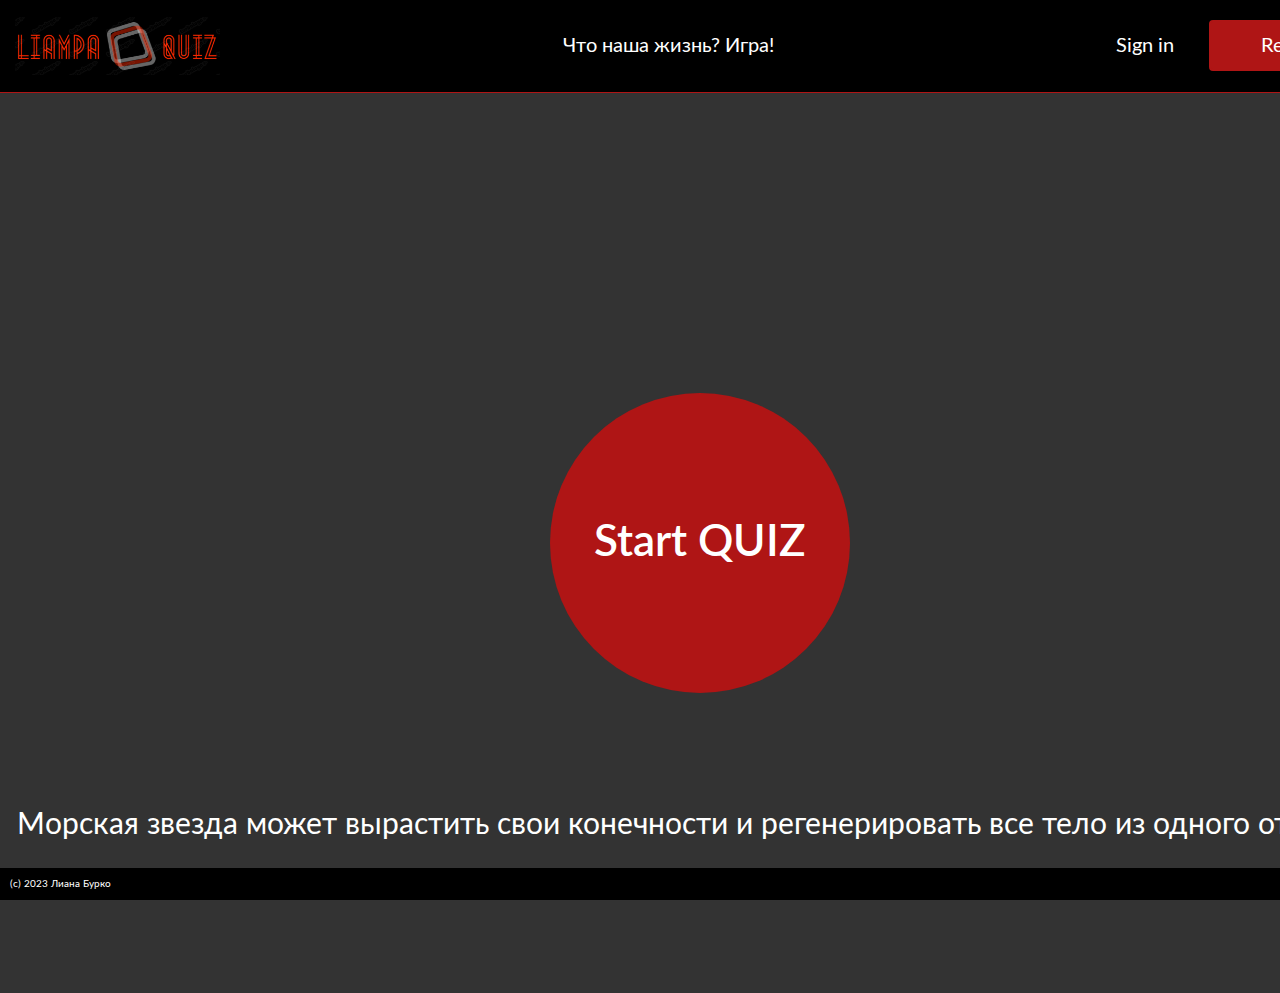
<file: QUIZ_WEB_APP/index.html>
<!DOCTYPE html>
<html lang="en">
<head>
    <meta charset="UTF-8">
    <meta http-equiv="X-UA-Compatible" content="IE=edge">
    <meta name="viewport" content="width=device-width, initial-scale=1.0">
    <title>Liampa QUIZ project</title>
    <!-- Resets -->
    <link rel="stylesheet" href="./css/reset.css">
    <link rel="stylesheet" href="./css/base.css">
    <!-- Fonts -->
    <link rel="stylesheet" href="./css/fonts/Georgia/stylesheet.css">
    <link rel="stylesheet" href="./css/fonts/Lato/stylesheet.css">
    <!-- Blocks -->
    <link rel="stylesheet" href="./css/blocks/header.css">
    <!-- ????? -->
    <link rel="icon" href="./img/im1.png" type="image/png" sizes="32x32">
    
</head>

<body>
    <header class="header">
        <div class="container">
            <div class="header-row">
                <div class="header-logo" onclick="window.location.href='index.html'"><img src="./img/logo.png" alt="logo" style="max-width: 100%;"></div>  
                <div class="header-nav"> Что наша жизнь? Игра! </div>        
                <div class="header-login">
                    <a href="#">Sign in</a>
                    <a href="register.html" class="button">Register</a>
                </div>     
            </div>
        </div>
    </header>


    <div class="container">
        <div id="home" class="flex-center flex-column"></div>
        
        <div class="container-1">
            <a href="rules.html" class="centered-button">Start QUIZ</a>
        </div>

        <div class="container-2">
            <p class="fact-text">Морская звезда может вырастить свои конечности и регенерировать все тело из одного отростка</p>
        </div>
    </div>    
    <footer class="footer">
        <div class="container"></div>
        <h1> (с) 2023 Лиана Бурко</h1>
        </div>   
    
    </footer>
</body>

</html>
</file>
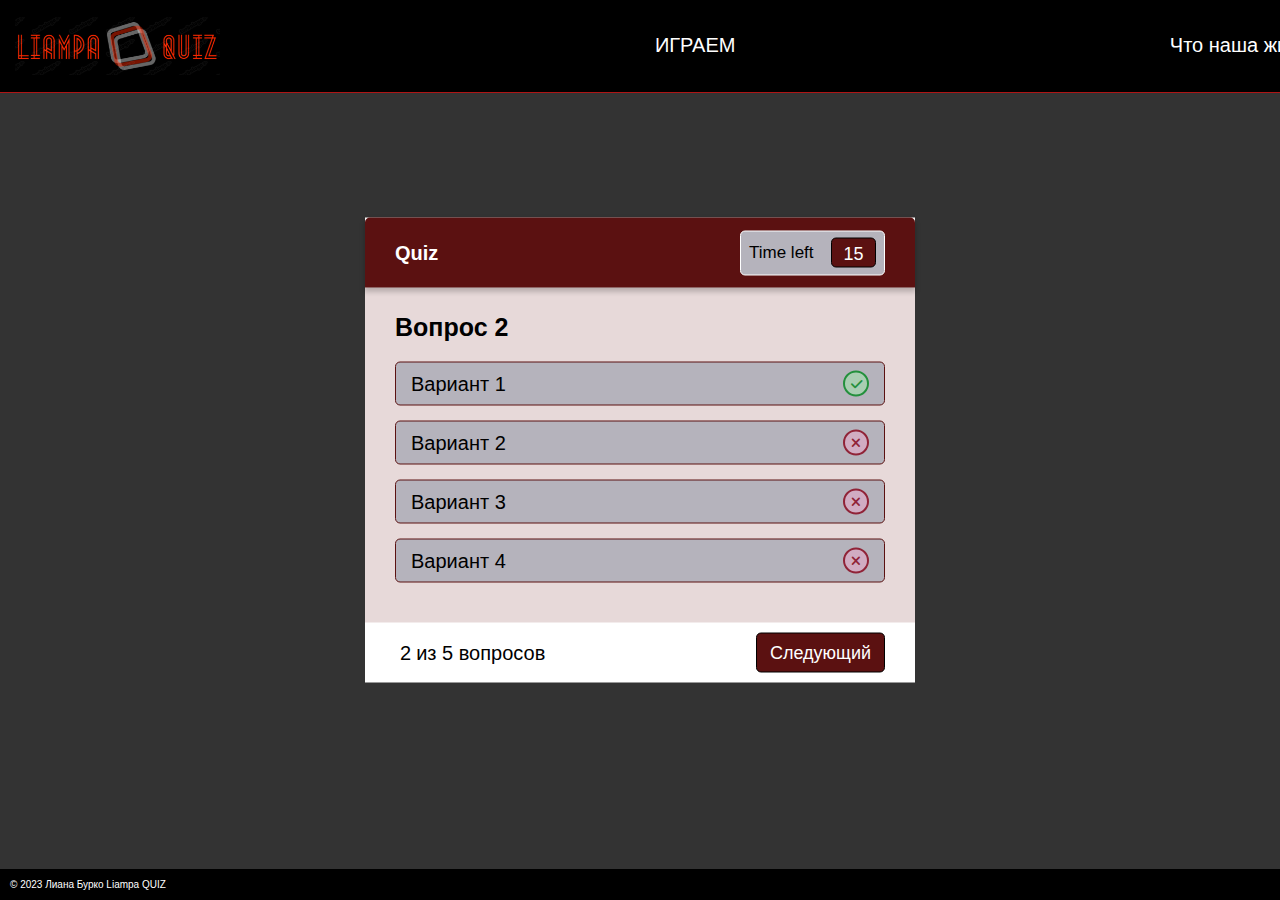
<file: QUIZ_WEB_APP/game_quiz.html>
<!DOCTYPE html>
<html lang="en">
<head>
    <meta charset="UTF-8">
    <meta http-equiv="X-UA-Compatible" content="IE=edge">
    <meta name="viewport" content="width=device-width, initial-scale=1.0">
    <title>Докажи, что не быдло</title>
    <!-- Resets -->
    <link rel="stylesheet" href="./css/reset.css">
    <link rel="stylesheet" href="./css/base.css">
    <!-- Blocks -->
    <link rel="stylesheet" href="./css/blocks/header.css">
    <link rel="stylesheet" href="./css/blocks/game_quiz.css">
    <link rel="stylesheet" href="https://cdnjs.cloudflare.com/ajax/libs/font-awesome/6.1.1/css/all.min.css" />
</head>
<body>
    <header class="header">
        <div class="container">
            <div class="header-row">
                <div class="header-logo" onclick="window.location.href='index.html'"><img src="./img/logo.png" alt="logo" style="max-width: 100%;"></div>  
                <div class="header-nav"> ИГРАЕМ </div>     
                <div class="header-nav"> Что наша жизнь? Игра! </div>        
            </div>
        </div>
    </header>
    <div class="quiz_box">
        <header>
            <div class="title"> Quiz </div>
            <div class="timer">    
                <div class="timer_text"> Time left </div>
                <div class="timer_sec"> 15 </div>
            </div>
        </header>
        <section>
            <div class="que_text">
                <span> Вопрос 2 </span>
            </div>
            <div class="option_list">
                <div class="option">
                    <span>Вариант 1</span>
                    <div class="icon tick"><i class="fas fa-check"></i></div>
                </div>
                <div class="option">
                    <span>Вариант 2</span>
                    <div class="icon cross"><i class="fas fa-times"></i></div>
                </div>
                <div class="option">
                    <span>Вариант 3</span>
                    <div class="icon cross"><i class="fas fa-times"></i></div>
                </div>
                <div class="option">
                    <span>Вариант 4</span>
                    <div class="icon cross"><i class="fas fa-times"></i></div>
                </div>
            </div>
        </section>
        <footer>
            <div class="total_que">
                <span> <p>2</p> из 5 вопросов </span>
            </div>
            <button class="next_btn"> Следующий </button>
        </footer>
    </div>
    <footer class="footer">
        <div class="container"></div>
        <h1> &copy; 2023 Лиана Бурко Liampa QUIZ  </h1>
        </div>   
    
    </footer>
</body>
</html>
</file>
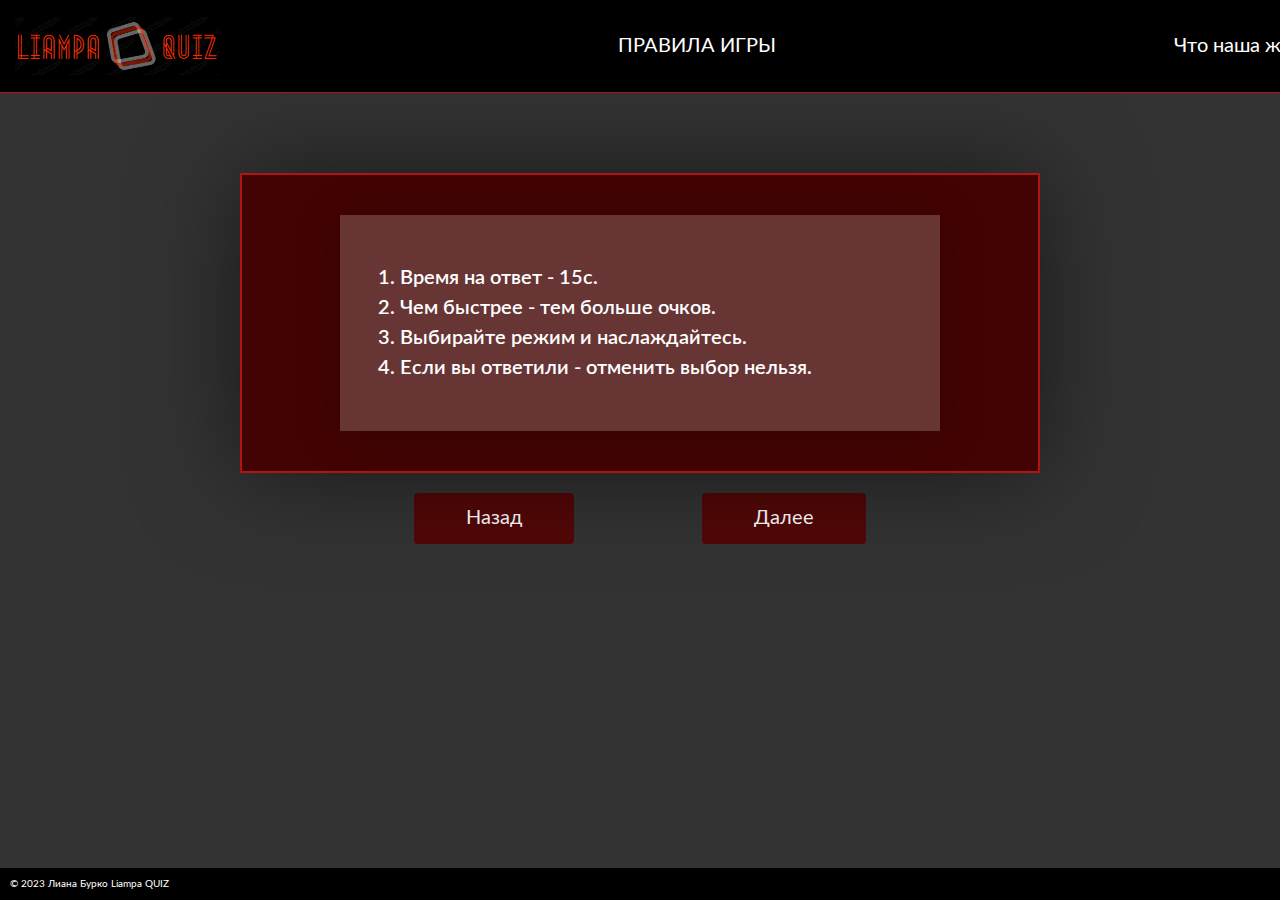
<file: QUIZ_WEB_APP/rules.html>
<!DOCTYPE html>
<html lang="en">
<head>
    <meta charset="UTF-8">
    <meta http-equiv="X-UA-Compatible" content="IE=edge">
    <meta name="viewport" content="width=device-width, initial-scale=1.0">
    <title>Liampa QUIZ project</title>
    <!-- Resets -->
    <link rel="stylesheet" href="./css/reset.css">
    <link rel="stylesheet" href="./css/base.css">
    <!-- Fonts -->
    <link rel="stylesheet" href="./css/fonts/Georgia/stylesheet.css">
    <link rel="stylesheet" href="./css/fonts/Lato/stylesheet.css">
    <!-- Blocks -->
    <link rel="stylesheet" href="./css/blocks/header.css">
    <link rel="stylesheet" href="./css/blocks/rules.css">
    <!-- ????? -->
    <link rel="icon" href="./img/im1.png" type="image/png" sizes="32x32">
    
</head>

<body>
    <header class="header">
        <div class="container">
            <div class="header-row">
                <div class="header-logo" onclick="window.location.href='index.html'"><img src="./img/logo.png" alt="logo" style="max-width: 100%;"></div>  
                <div class="header-nav"> ПРАВИЛА ИГРЫ </div>     
                <div class="header-nav"> Что наша жизнь? Игра! </div>        
            </div>
        </div>
    </header>
    <article class="container-1">
        <div class="block">
            <ol>
				<li> Время на ответ - 15с. </li>
				<li> Чем быстрее - тем больше очков. </li>
				<li> Выбирайте режим и наслаждайтесь. </li>
				<li> Если вы ответили - отменить выбор нельзя. </li>
			</ol>
        </div>
    </article>
    <div class="button-container">
        <button class="button" onclick="window.location.href='index.html'"> Назад </button> 
        <button class="button" onclick="window.location.href='settings.html'"> Далее </button>
    </div>    
    <footer class="footer">
        <div class="container"></div>
        <h1> &copy; 2023 Лиана Бурко Liampa QUIZ </h1>
        </div>   
    
    </footer>
</body>

</html>
</file>
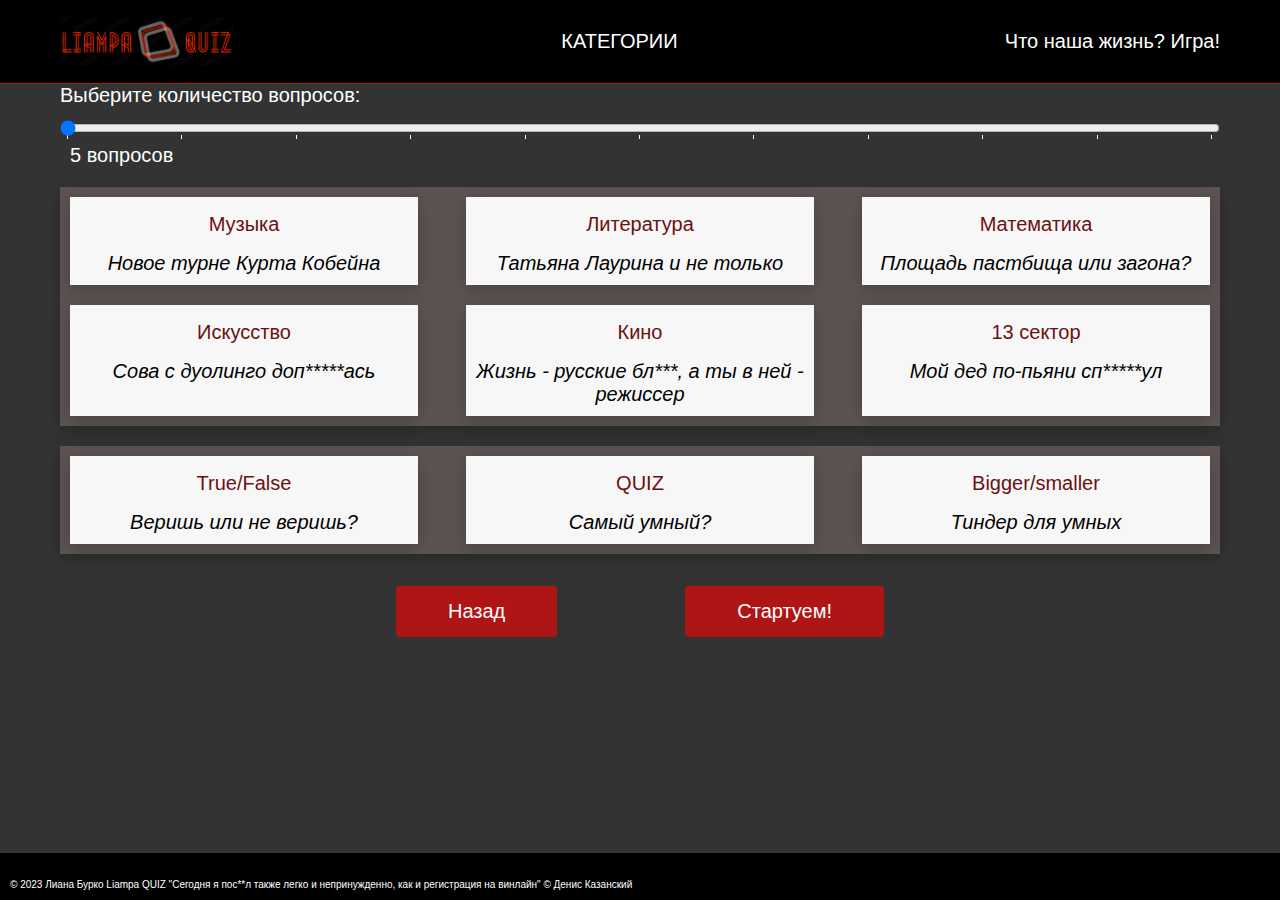
<file: QUIZ_WEB_APP/settings.html>
<!DOCTYPE html>
<html lang="en">
<head>
    <meta charset="UTF-8">
    <meta name="viewport" content="width=device-width, initial-scale=1.0">
    <title> Выбор категорий </title>
    <!-- Resets -->
    <link rel="stylesheet" href="./css/reset.css">

    <link rel="stylesheet" href="./css/blocks/settings.css">
    <link rel="stylesheet" href="./css/blocks/header.css">
</head>
<body>
    <header class="header">
        <div class="container">
            <div class="header-row">
                <div class="header-logo" onclick="window.location.href='index.html'"><img src="./img/logo.png" alt="logo" style="max-width: 100%;" ></div>  
                <div class="header-nav"> КАТЕГОРИИ </div>     
                <div class="header-nav"> Что наша жизнь? Игра! </div>        
            </div>
        </div>
    </header>
    <main>
        <div class="container">
            <div class="form-group">
                <label for="questions">Выберите количество вопросов:</label>
                <input type="range" name="questions" id="questions" min="5" max="15" list="question-list" value="5">
                <datalist id="question-list">
                    <option value="5">5 вопросов</option>
                    <option value="6">6 вопросов</option>
                    <option value="7">7 вопросов</option>
                    <option value="8">8 вопросов</option>
                    <option value="9">9 вопросов</option>
                    <option value="10">10 вопросов</option>
                    <option value="11">11 вопросов</option>
                    <option value="12">12 вопросов</option>
                    <option value="13">13 вопросов</option>
                    <option value="14">14 вопросов</option>
                    <option value="15">15 вопросов</option>
                </datalist>
                <span id="questions-value">5 вопросов</span>
            </div>
                <div class="categories">
                    <section class="category" onclick="changeColorCategory(this)">
                        <h2>Музыка</h2>
                        <p> Новое турне Курта Кобейна </p>
                    </section>
                    <section class="category" onclick="changeColorCategory(this)">
                        <h2>Литература</h2>
                        <p> Татьяна Лаурина и не только </p>
                    </section>
                    <section class="category" onclick="changeColorCategory(this)">
                        <h2>Математика</h2>
                        <p> Площадь пастбища или загона? </p>
                    </section>
                    <section class="category" onclick="changeColorCategory(this)">
                        <h2>Искусство</h2>
                        <p> Сова с дуолинго доп*****ась </p>
                    </section>
                    <section class="category" onclick="changeColorCategory(this)">
                        <h2>Кино</h2>
                        <p> Жизнь - русские бл***, а ты в ней - режиссер </p>
                    </section>
                    <section class="category" onclick="changeColorCategory(this)">
                        <h2>13 сектор</h2>
                        <p> Мой дед по-пьяни сп*****ул</p>
                    </section>
                </div>  
                <div class="modes">
                    <section class="mode" onclick="changeColorMode(this)">
                        <h2>True/False</h2>
                        <p> Веришь или не веришь? </p>
                    </section>
                    <section class="mode" onclick="changeColorMode(this)">
                        <h2> QUIZ </h2>
                        <p> Самый умный? </p>
                    </section>
                    <section class="mode" onclick="changeColorMode(this)">
                        <h2> Bigger/smaller </h2>
                        <p> Тиндер для умных </p>
                    </section>
                </div>
                <div class="button-container">
                    <button class="button" onclick="window.location.href='rules.html'"> Назад </button> 
                    <button class="button" onclick="window.location.href='game_quiz.html'"> Стартуем! </button>
                </div>    
        </div>
    </main>
    <footer class="footer">
        <div class="container"></div>
        <h1> &copy; 2023 Лиана Бурко Liampa QUIZ  "Сегодня я пос**л также легко и непринужденно, как и регистрация на винлайн" &copy; Денис Казанский</h1>
        </div>   
    
    </footer>
    <script src="settings_script.js"></script>
</body>
</html>
</file>
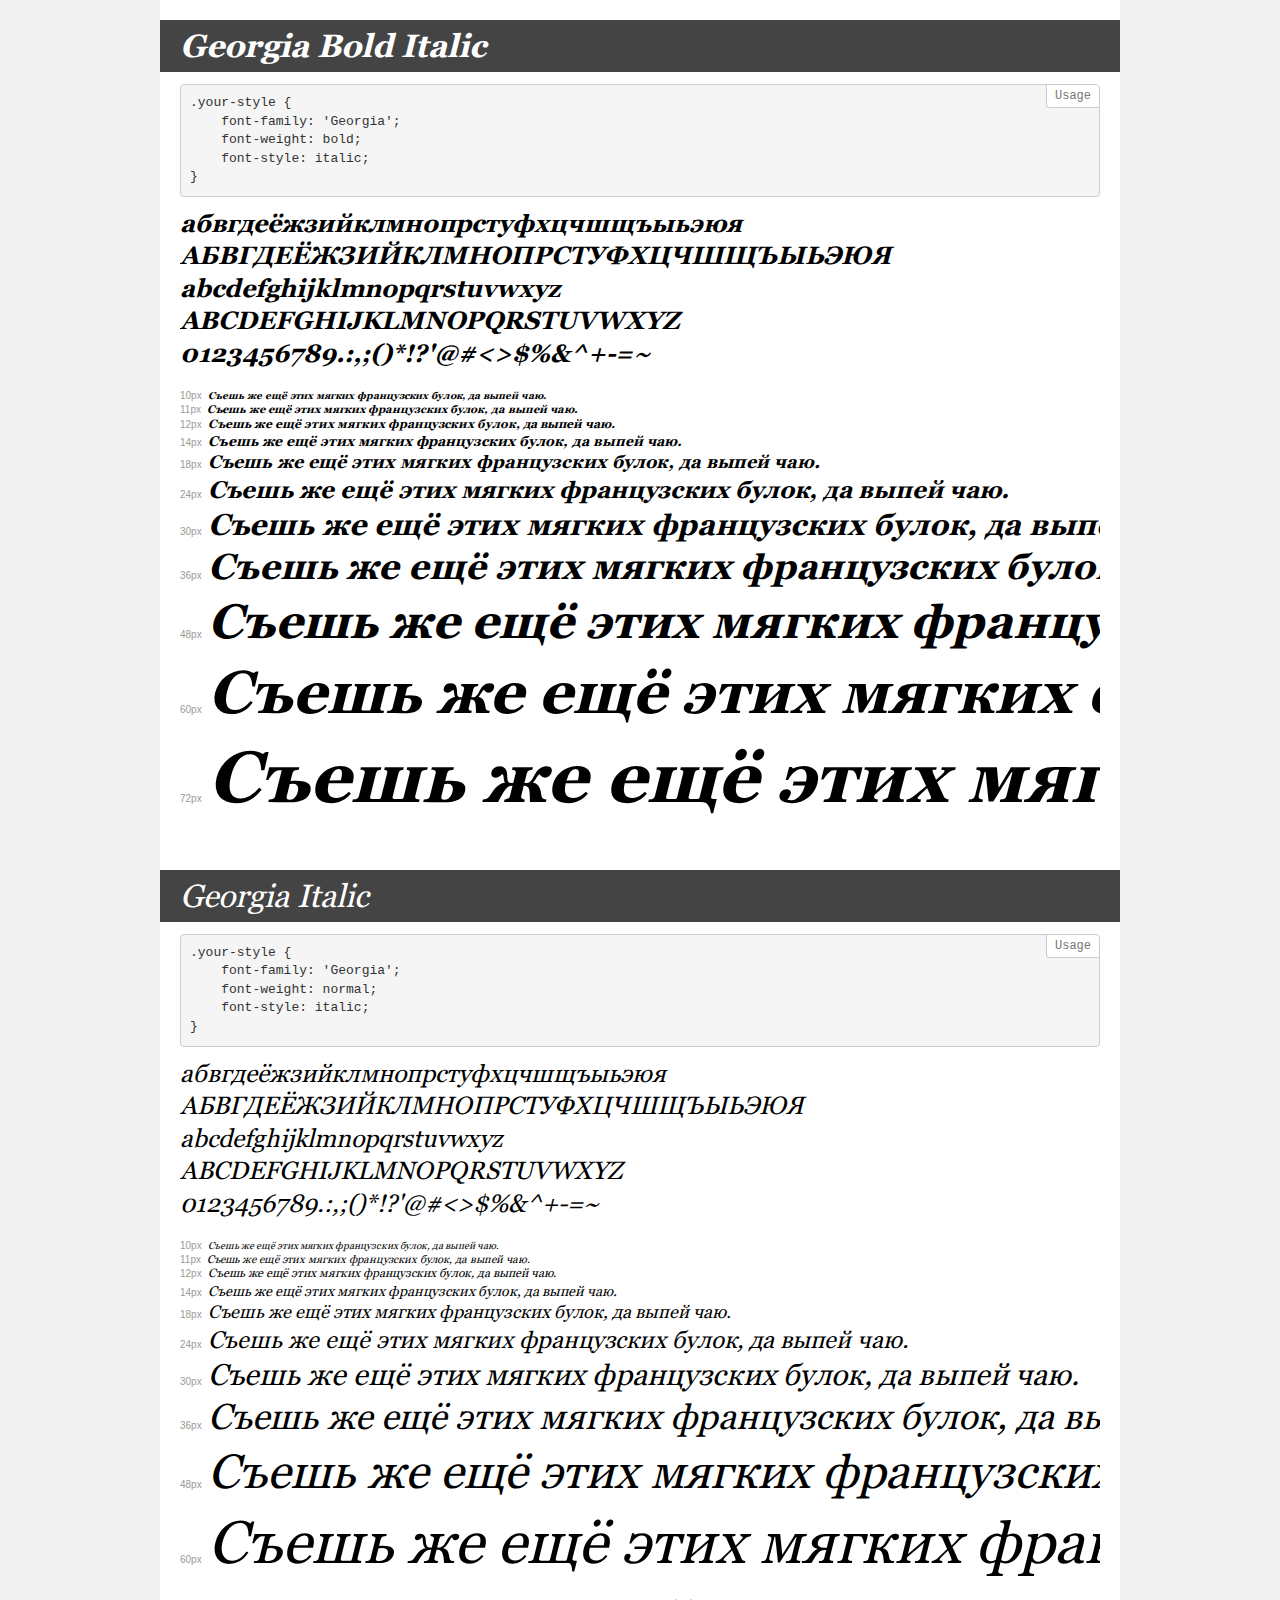
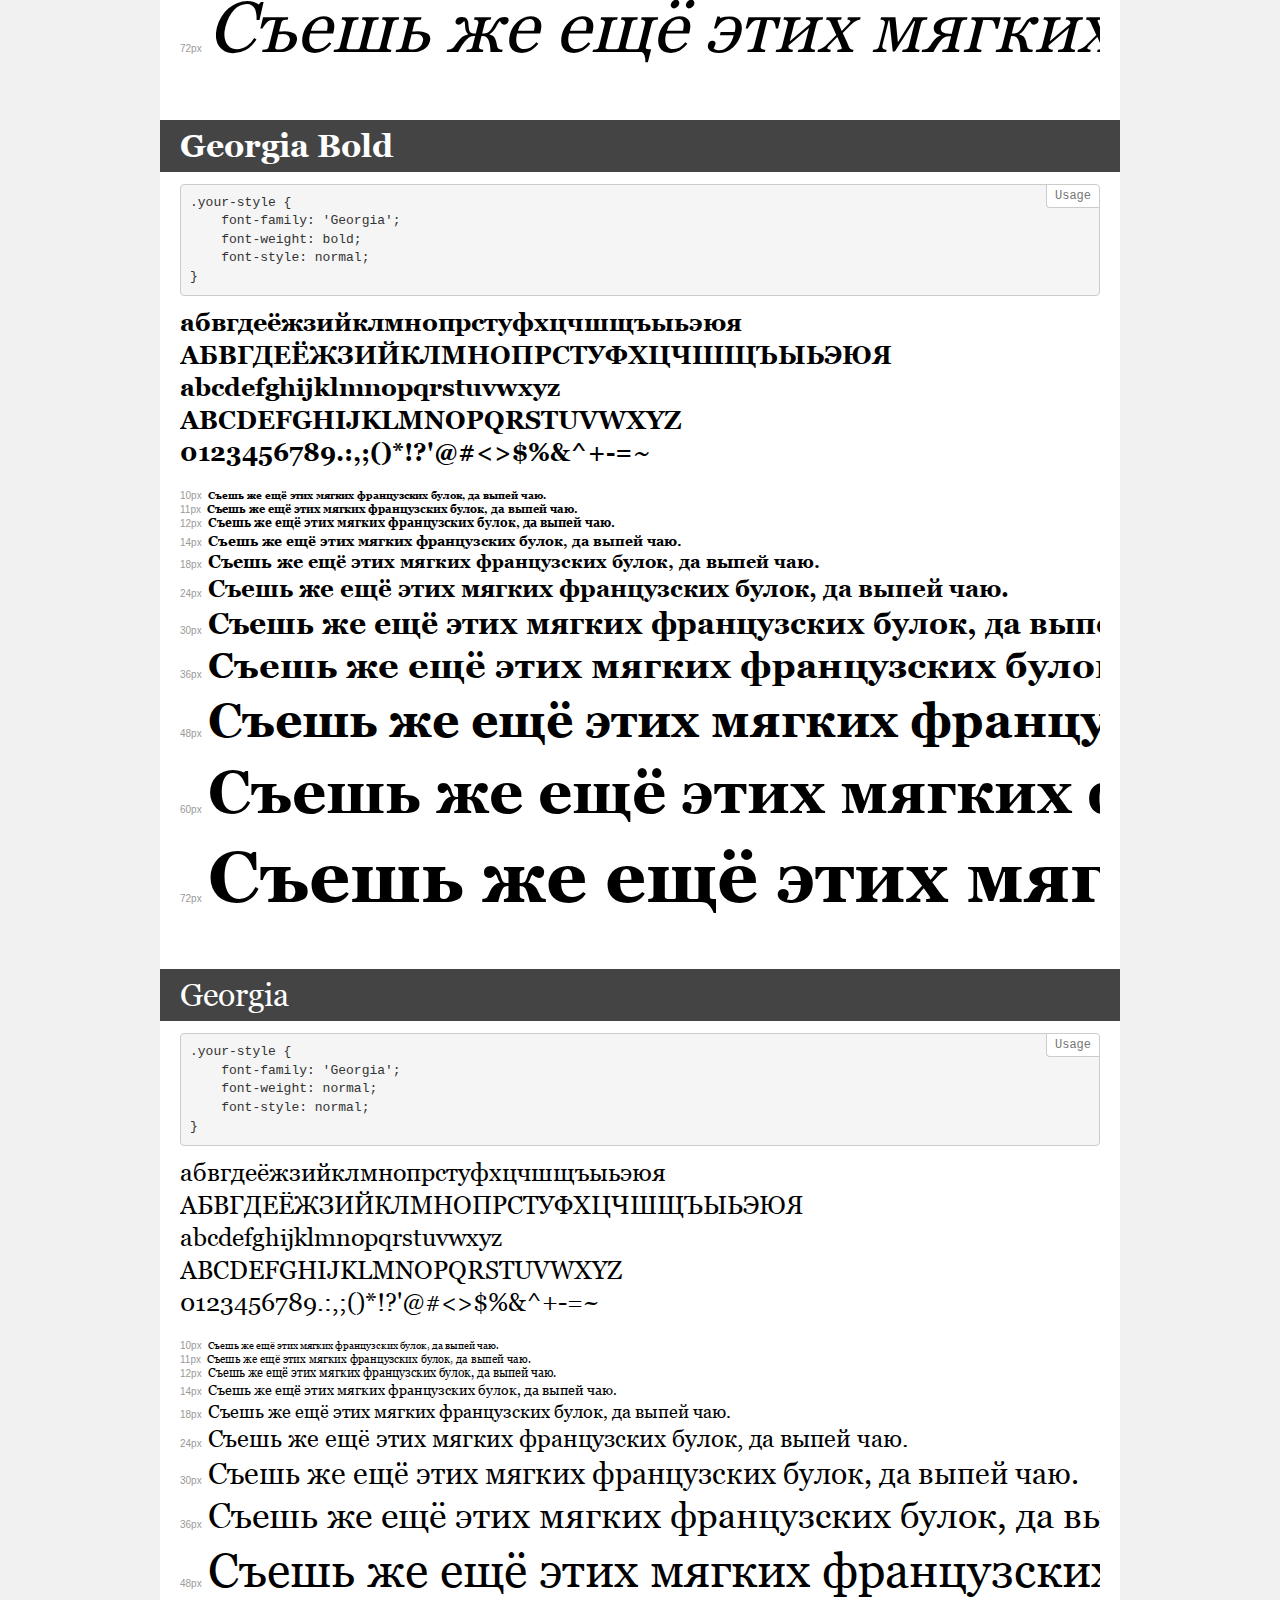
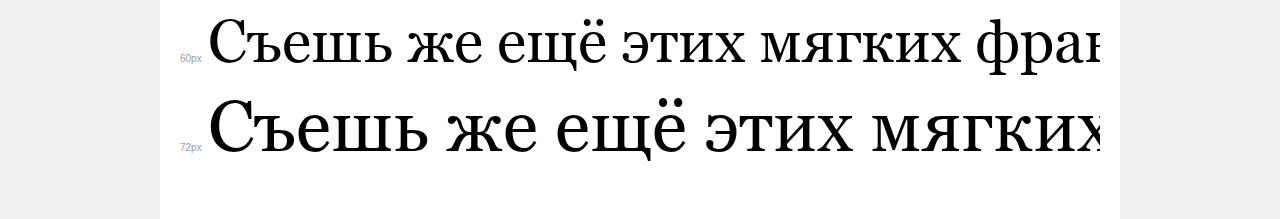
<file: QUIZ_WEB_APP/css/fonts/Georgia/demo.html>
<!DOCTYPE html>
<html>
<head>
	<meta charset="utf-8">
	<meta http-equiv="X-UA-Compatible" content="IE=edge">
	<meta name="viewport" content="width=device-width, initial-scale=1">
	<meta name="robots" content="noindex, noarchive">
	<title>Transfonter demo</title>
	<link href="stylesheet.css" rel="stylesheet">
	<style>
		/*
		http://meyerweb.com/eric/tools/css/reset/
		v2.0 | 20110126
		License: none (public domain)
		*/
		html, body, div, span, applet, object, iframe,
		h1, h2, h3, h4, h5, h6, p, blockquote, pre,
		a, abbr, acronym, address, big, cite, code,
		del, dfn, em, img, ins, kbd, q, s, samp,
		small, strike, strong, sub, sup, tt, var,
		b, u, i, center,
		dl, dt, dd, ol, ul, li,
		fieldset, form, label, legend,
		table, caption, tbody, tfoot, thead, tr, th, td,
		article, aside, canvas, details, embed,
		figure, figcaption, footer, header, hgroup,
		menu, nav, output, ruby, section, summary,
		time, mark, audio, video {
			margin: 0;
			padding: 0;
			border: 0;
			font-size: 100%;
			font: inherit;
			vertical-align: baseline;
		}
		/* HTML5 display-role reset for older browsers */
		article, aside, details, figcaption, figure,
		footer, header, hgroup, menu, nav, section {
			display: block;
		}
		body {
			line-height: 1;
		}
		ol, ul {
			list-style: none;
		}
		blockquote, q {
			quotes: none;
		}
		blockquote:before, blockquote:after,
		q:before, q:after {
			content: '';
			content: none;
		}
		table {
			border-collapse: collapse;
			border-spacing: 0;
		}
		/* common styles */
		body {
			background: #f1f1f1;
			color: #000;
		}
		.page {
			background: #fff;
			width: 920px;
			margin: 0 auto;
			padding: 20px 20px 0 20px;
			overflow: hidden;
		}
		.font-container {
			overflow-x: auto;
			overflow-y: hidden;
			margin-bottom: 40px;
			line-height: 1.3;
			white-space: nowrap;
			padding-bottom: 5px;
		}
		h1 {
			position: relative;
			background: #444;
			font-size: 32px;
			color: #fff;
			padding: 10px 20px;
			margin: 0 -20px 12px -20px;
		}
		.letters {
			font-size: 25px;
			margin-bottom: 20px;
		}
		.s10:before {
			content: '10px';
		}
		.s11:before {
			content: '11px';
		}
		.s12:before {
			content: '12px';
		}
		.s14:before {
			content: '14px';
		}
		.s18:before {
			content: '18px';
		}
		.s24:before {
			content: '24px';
		}
		.s30:before {
			content: '30px';
		}
		.s36:before {
			content: '36px';
		}
		.s48:before {
			content: '48px';
		}
		.s60:before {
			content: '60px';
		}
		.s72:before {
			content: '72px';
		}
		.s10:before, .s11:before, .s12:before, .s14:before,
		.s18:before, .s24:before, .s30:before, .s36:before,
		.s48:before, .s60:before, .s72:before {
			font-family: Arial, sans-serif;
			font-size: 10px;
			font-weight: normal;
			font-style: normal;
			color: #999;
			padding-right: 6px;
		}
		pre {
			display: block;
			position: relative;
			padding: 9px;
			margin: 0 0 10px;
			font-family: Monaco, Menlo, Consolas, "Courier New", monospace !important;
			font-size: 13px;
			line-height: 1.428571429;
			color: #333;
			font-weight: normal !important;
			font-style: normal !important;
			background-color: #f5f5f5;
			border: 1px solid #ccc;
			overflow-x: auto;
			border-radius: 4px;
		}
		pre:after {
			display: block;
			position: absolute;
			right: 0;
			top: 0;
			content: 'Usage';
			line-height: 1;
			padding: 5px 8px;
			font-size: 12px;
			color: #767676;
			background-color: #fff;
			border: 1px solid #ccc;
			border-right: none;
			border-top: none;
			border-radius: 0 4px 0 4px;
			z-index: 10;
		}
		/* responsive */
		@media (max-width: 959px) {
			.page {
				width: auto;
				margin: 0;
			}
		}
	</style>
</head>
<body>
<div class="page">
	<div class="demo" style="font-family: 'Georgia'; font-weight: bold; font-style: italic;">
		<h1>Georgia Bold Italic</h1>
		<pre>.your-style {
    font-family: 'Georgia';
    font-weight: bold;
    font-style: italic;
}</pre>
		<div class="font-container">
			<p class="letters">
				абвгдеёжзийклмнопрстуфхцчшщъыьэюя <br />
				АБВГДЕЁЖЗИЙКЛМНОПРСТУФХЦЧШЩЪЫЬЭЮЯ <br />
				abcdefghijklmnopqrstuvwxyz <br />
				ABCDEFGHIJKLMNOPQRSTUVWXYZ <br />				0123456789.:,;()*!?'@#<>$%&^+-=~
			</p>
			<p class="s10" style="font-size: 10px;">Съешь же ещё этих мягких французских булок, да выпей чаю.</p>
			<p class="s11" style="font-size: 11px;">Съешь же ещё этих мягких французских булок, да выпей чаю.</p>
			<p class="s12" style="font-size: 12px;">Съешь же ещё этих мягких французских булок, да выпей чаю.</p>
			<p class="s14" style="font-size: 14px;">Съешь же ещё этих мягких французских булок, да выпей чаю.</p>
			<p class="s18" style="font-size: 18px;">Съешь же ещё этих мягких французских булок, да выпей чаю.</p>
			<p class="s24" style="font-size: 24px;">Съешь же ещё этих мягких французских булок, да выпей чаю.</p>
			<p class="s30" style="font-size: 30px;">Съешь же ещё этих мягких французских булок, да выпей чаю.</p>
			<p class="s36" style="font-size: 36px;">Съешь же ещё этих мягких французских булок, да выпей чаю.</p>
			<p class="s48" style="font-size: 48px;">Съешь же ещё этих мягких французских булок, да выпей чаю.</p>
			<p class="s60" style="font-size: 60px;">Съешь же ещё этих мягких французских булок, да выпей чаю.</p>
			<p class="s72" style="font-size: 72px;">Съешь же ещё этих мягких французских булок, да выпей чаю.</p>
		</div>
	</div>
	<div class="demo" style="font-family: 'Georgia'; font-weight: normal; font-style: italic;">
		<h1>Georgia Italic</h1>
		<pre>.your-style {
    font-family: 'Georgia';
    font-weight: normal;
    font-style: italic;
}</pre>
		<div class="font-container">
			<p class="letters">
				абвгдеёжзийклмнопрстуфхцчшщъыьэюя <br />
				АБВГДЕЁЖЗИЙКЛМНОПРСТУФХЦЧШЩЪЫЬЭЮЯ <br />
				abcdefghijklmnopqrstuvwxyz <br />
				ABCDEFGHIJKLMNOPQRSTUVWXYZ <br />				0123456789.:,;()*!?'@#<>$%&^+-=~
			</p>
			<p class="s10" style="font-size: 10px;">Съешь же ещё этих мягких французских булок, да выпей чаю.</p>
			<p class="s11" style="font-size: 11px;">Съешь же ещё этих мягких французских булок, да выпей чаю.</p>
			<p class="s12" style="font-size: 12px;">Съешь же ещё этих мягких французских булок, да выпей чаю.</p>
			<p class="s14" style="font-size: 14px;">Съешь же ещё этих мягких французских булок, да выпей чаю.</p>
			<p class="s18" style="font-size: 18px;">Съешь же ещё этих мягких французских булок, да выпей чаю.</p>
			<p class="s24" style="font-size: 24px;">Съешь же ещё этих мягких французских булок, да выпей чаю.</p>
			<p class="s30" style="font-size: 30px;">Съешь же ещё этих мягких французских булок, да выпей чаю.</p>
			<p class="s36" style="font-size: 36px;">Съешь же ещё этих мягких французских булок, да выпей чаю.</p>
			<p class="s48" style="font-size: 48px;">Съешь же ещё этих мягких французских булок, да выпей чаю.</p>
			<p class="s60" style="font-size: 60px;">Съешь же ещё этих мягких французских булок, да выпей чаю.</p>
			<p class="s72" style="font-size: 72px;">Съешь же ещё этих мягких французских булок, да выпей чаю.</p>
		</div>
	</div>
	<div class="demo" style="font-family: 'Georgia'; font-weight: bold; font-style: normal;">
		<h1>Georgia Bold</h1>
		<pre>.your-style {
    font-family: 'Georgia';
    font-weight: bold;
    font-style: normal;
}</pre>
		<div class="font-container">
			<p class="letters">
				абвгдеёжзийклмнопрстуфхцчшщъыьэюя <br />
				АБВГДЕЁЖЗИЙКЛМНОПРСТУФХЦЧШЩЪЫЬЭЮЯ <br />
				abcdefghijklmnopqrstuvwxyz <br />
				ABCDEFGHIJKLMNOPQRSTUVWXYZ <br />				0123456789.:,;()*!?'@#<>$%&^+-=~
			</p>
			<p class="s10" style="font-size: 10px;">Съешь же ещё этих мягких французских булок, да выпей чаю.</p>
			<p class="s11" style="font-size: 11px;">Съешь же ещё этих мягких французских булок, да выпей чаю.</p>
			<p class="s12" style="font-size: 12px;">Съешь же ещё этих мягких французских булок, да выпей чаю.</p>
			<p class="s14" style="font-size: 14px;">Съешь же ещё этих мягких французских булок, да выпей чаю.</p>
			<p class="s18" style="font-size: 18px;">Съешь же ещё этих мягких французских булок, да выпей чаю.</p>
			<p class="s24" style="font-size: 24px;">Съешь же ещё этих мягких французских булок, да выпей чаю.</p>
			<p class="s30" style="font-size: 30px;">Съешь же ещё этих мягких французских булок, да выпей чаю.</p>
			<p class="s36" style="font-size: 36px;">Съешь же ещё этих мягких французских булок, да выпей чаю.</p>
			<p class="s48" style="font-size: 48px;">Съешь же ещё этих мягких французских булок, да выпей чаю.</p>
			<p class="s60" style="font-size: 60px;">Съешь же ещё этих мягких французских булок, да выпей чаю.</p>
			<p class="s72" style="font-size: 72px;">Съешь же ещё этих мягких французских булок, да выпей чаю.</p>
		</div>
	</div>
	<div class="demo" style="font-family: 'Georgia'; font-weight: normal; font-style: normal;">
		<h1>Georgia</h1>
		<pre>.your-style {
    font-family: 'Georgia';
    font-weight: normal;
    font-style: normal;
}</pre>
		<div class="font-container">
			<p class="letters">
				абвгдеёжзийклмнопрстуфхцчшщъыьэюя <br />
				АБВГДЕЁЖЗИЙКЛМНОПРСТУФХЦЧШЩЪЫЬЭЮЯ <br />
				abcdefghijklmnopqrstuvwxyz <br />
				ABCDEFGHIJKLMNOPQRSTUVWXYZ <br />				0123456789.:,;()*!?'@#<>$%&^+-=~
			</p>
			<p class="s10" style="font-size: 10px;">Съешь же ещё этих мягких французских булок, да выпей чаю.</p>
			<p class="s11" style="font-size: 11px;">Съешь же ещё этих мягких французских булок, да выпей чаю.</p>
			<p class="s12" style="font-size: 12px;">Съешь же ещё этих мягких французских булок, да выпей чаю.</p>
			<p class="s14" style="font-size: 14px;">Съешь же ещё этих мягких французских булок, да выпей чаю.</p>
			<p class="s18" style="font-size: 18px;">Съешь же ещё этих мягких французских булок, да выпей чаю.</p>
			<p class="s24" style="font-size: 24px;">Съешь же ещё этих мягких французских булок, да выпей чаю.</p>
			<p class="s30" style="font-size: 30px;">Съешь же ещё этих мягких французских булок, да выпей чаю.</p>
			<p class="s36" style="font-size: 36px;">Съешь же ещё этих мягких французских булок, да выпей чаю.</p>
			<p class="s48" style="font-size: 48px;">Съешь же ещё этих мягких французских булок, да выпей чаю.</p>
			<p class="s60" style="font-size: 60px;">Съешь же ещё этих мягких французских булок, да выпей чаю.</p>
			<p class="s72" style="font-size: 72px;">Съешь же ещё этих мягких французских булок, да выпей чаю.</p>
		</div>
	</div>
</div>
</body>
</html>
</file>
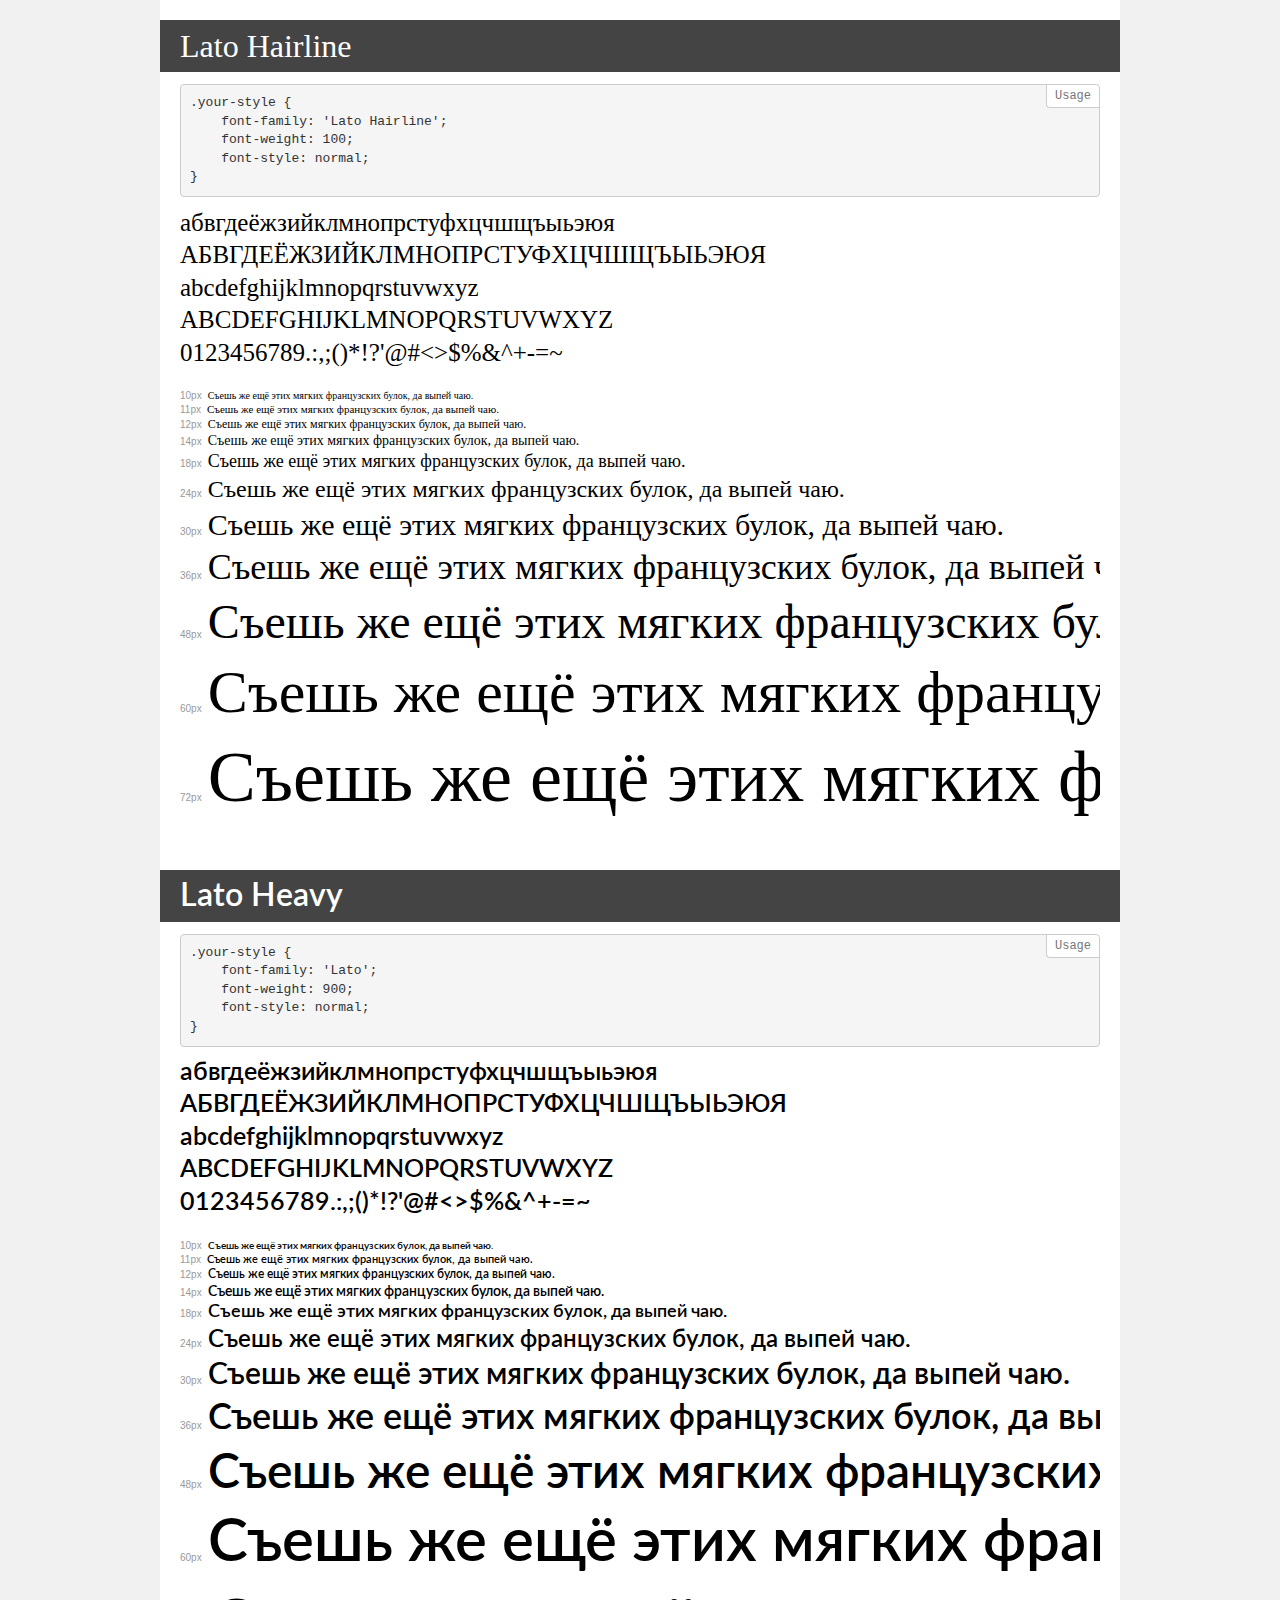
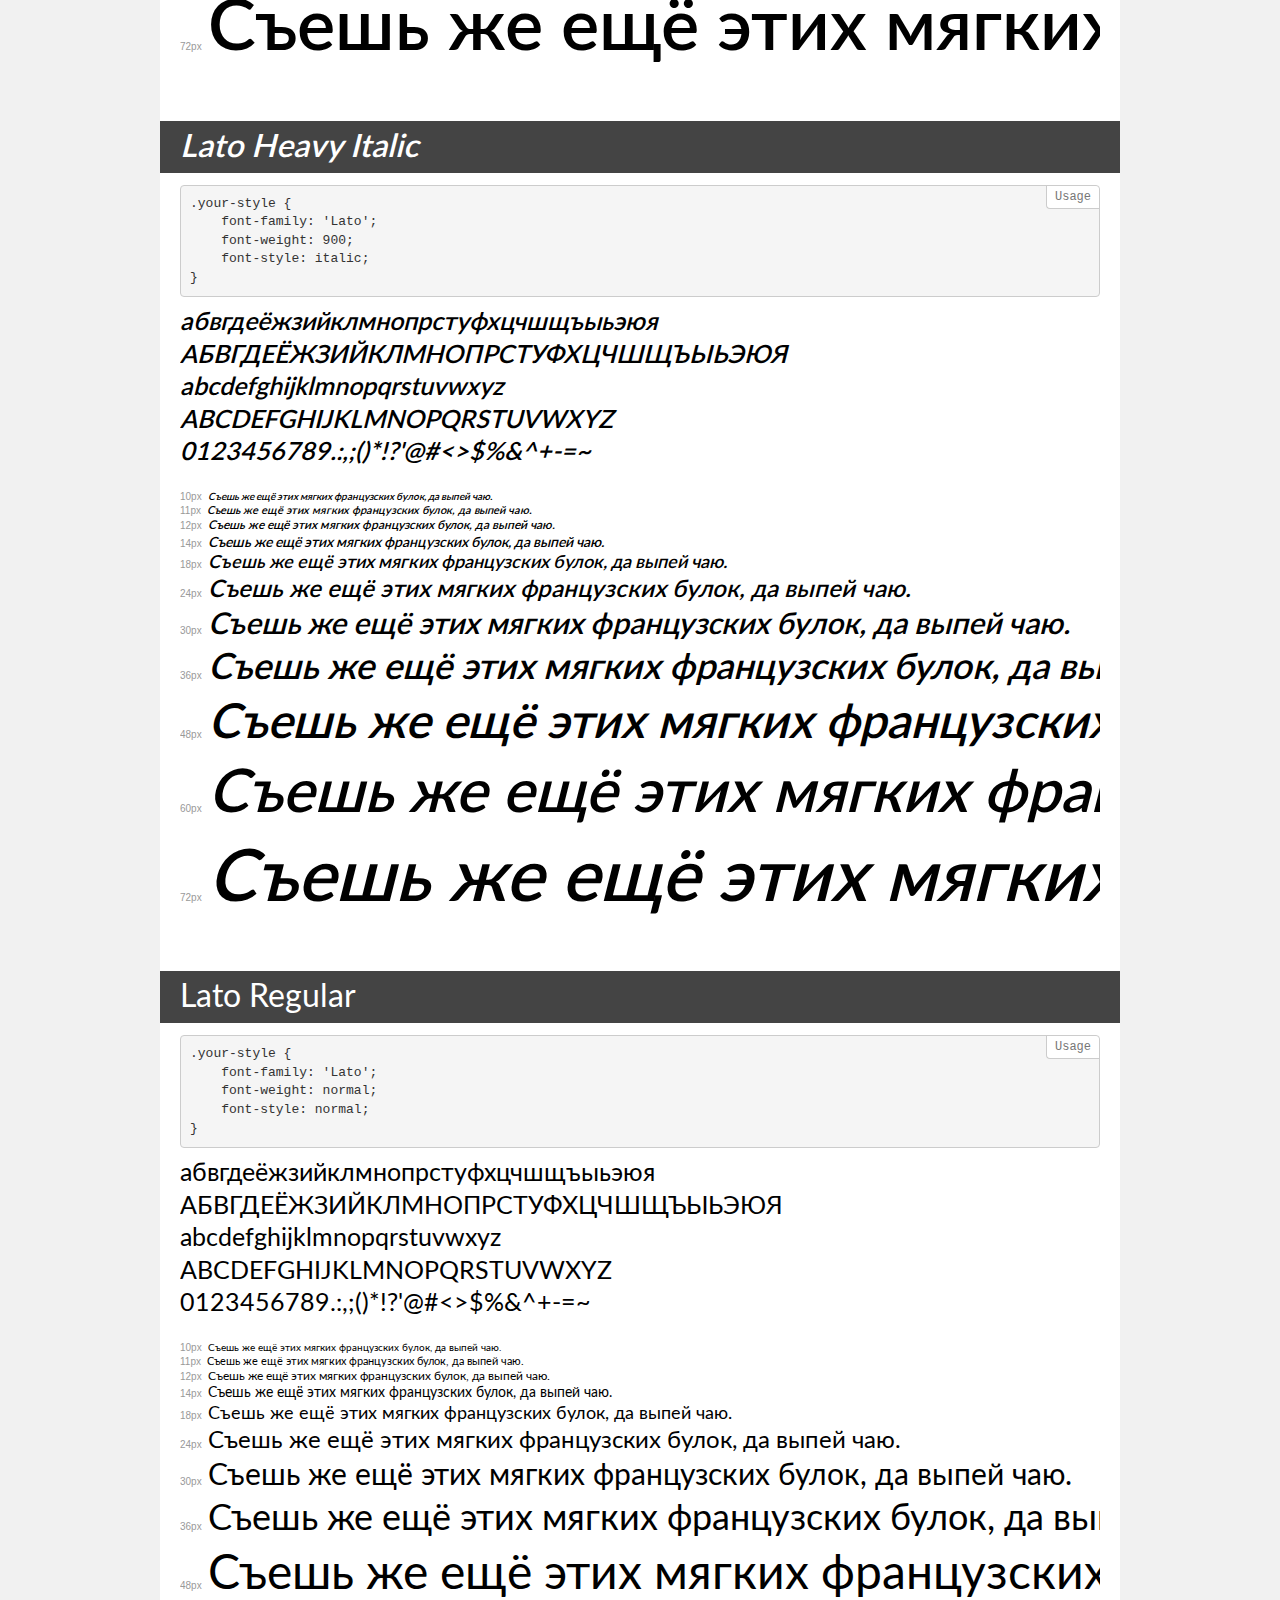
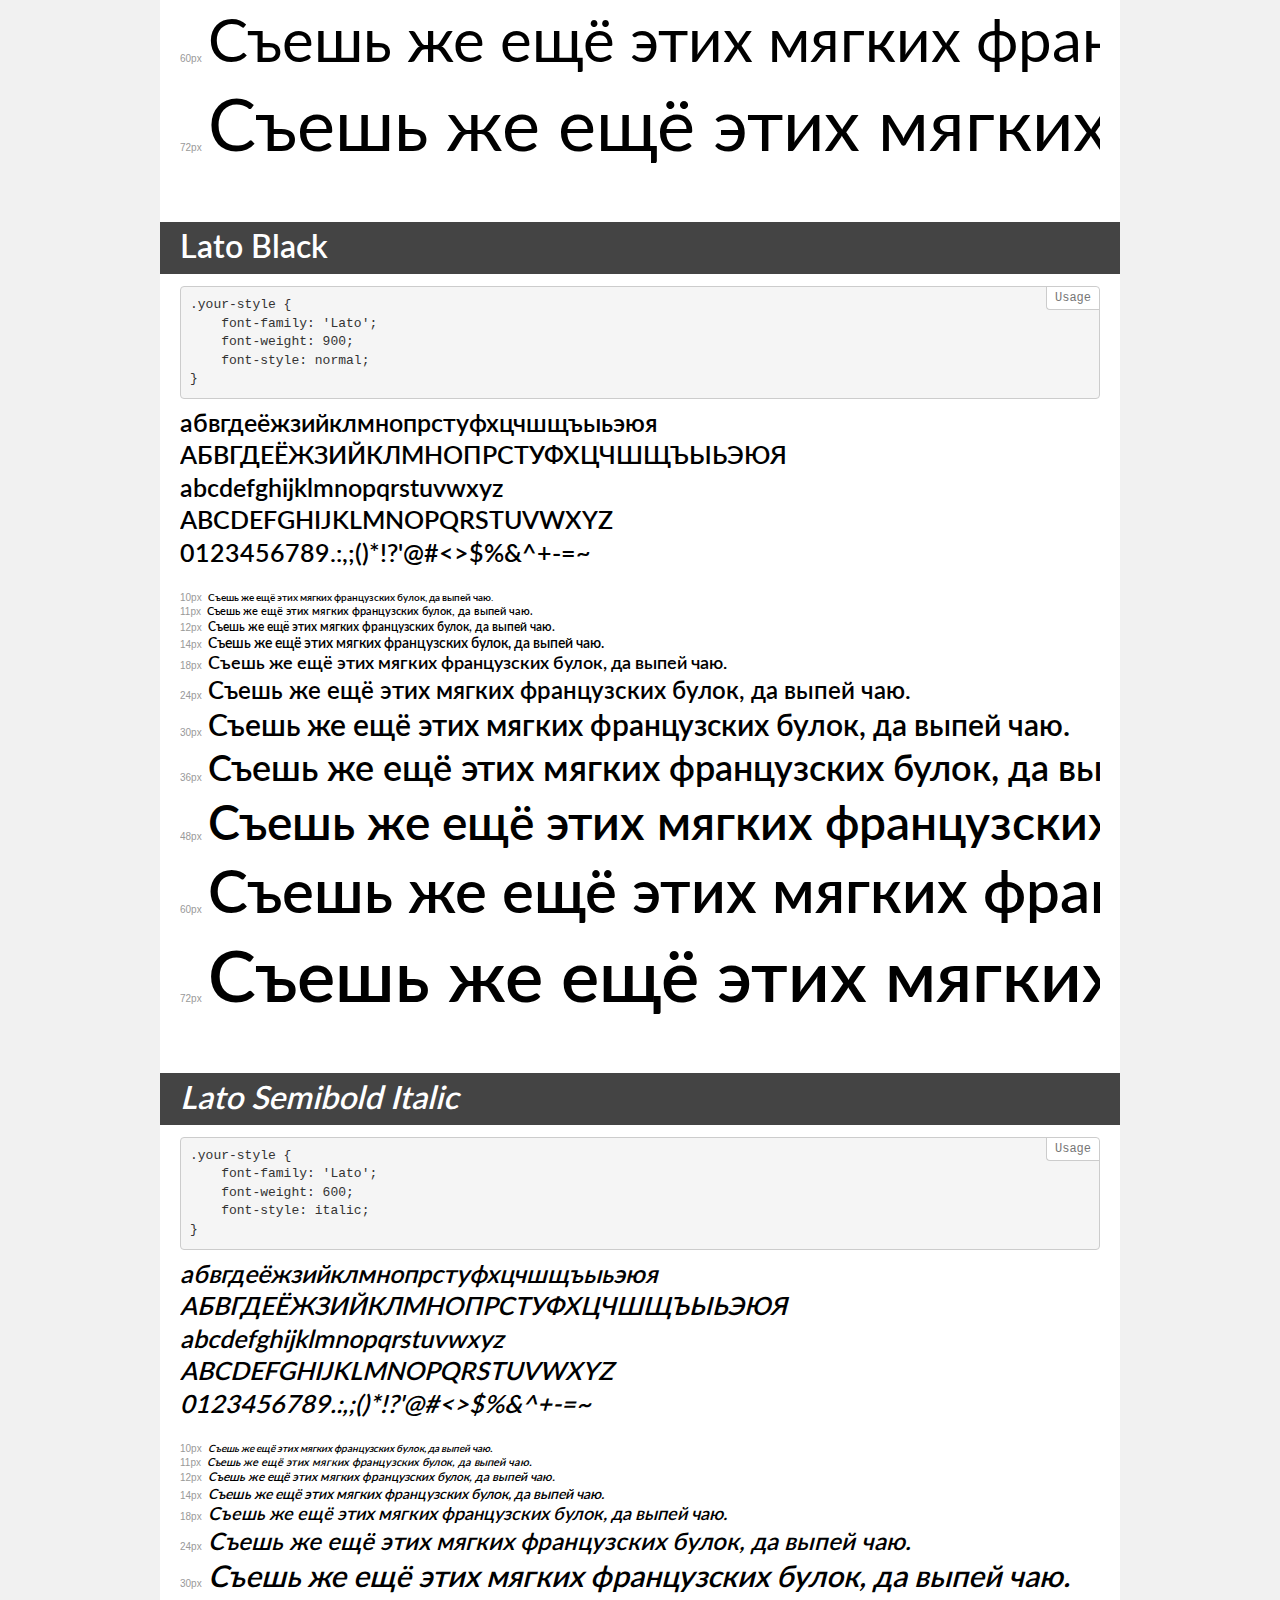
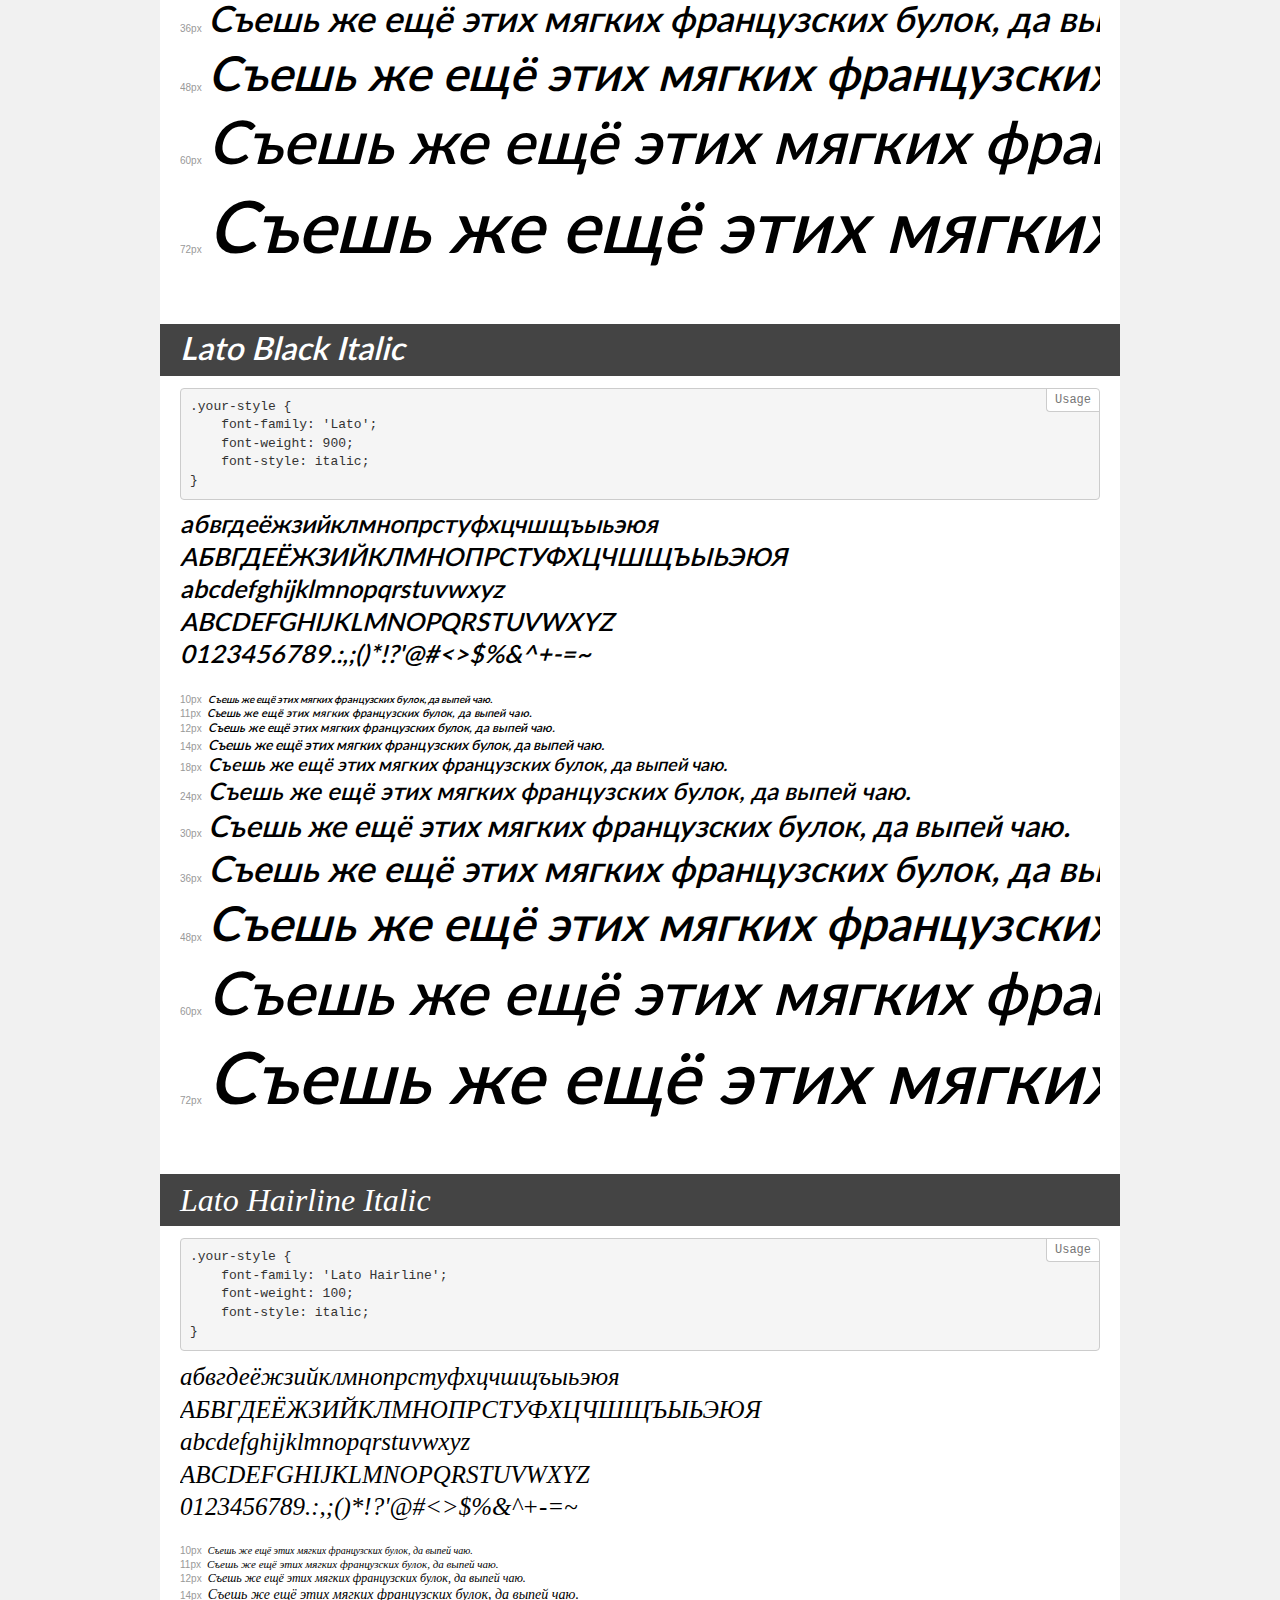
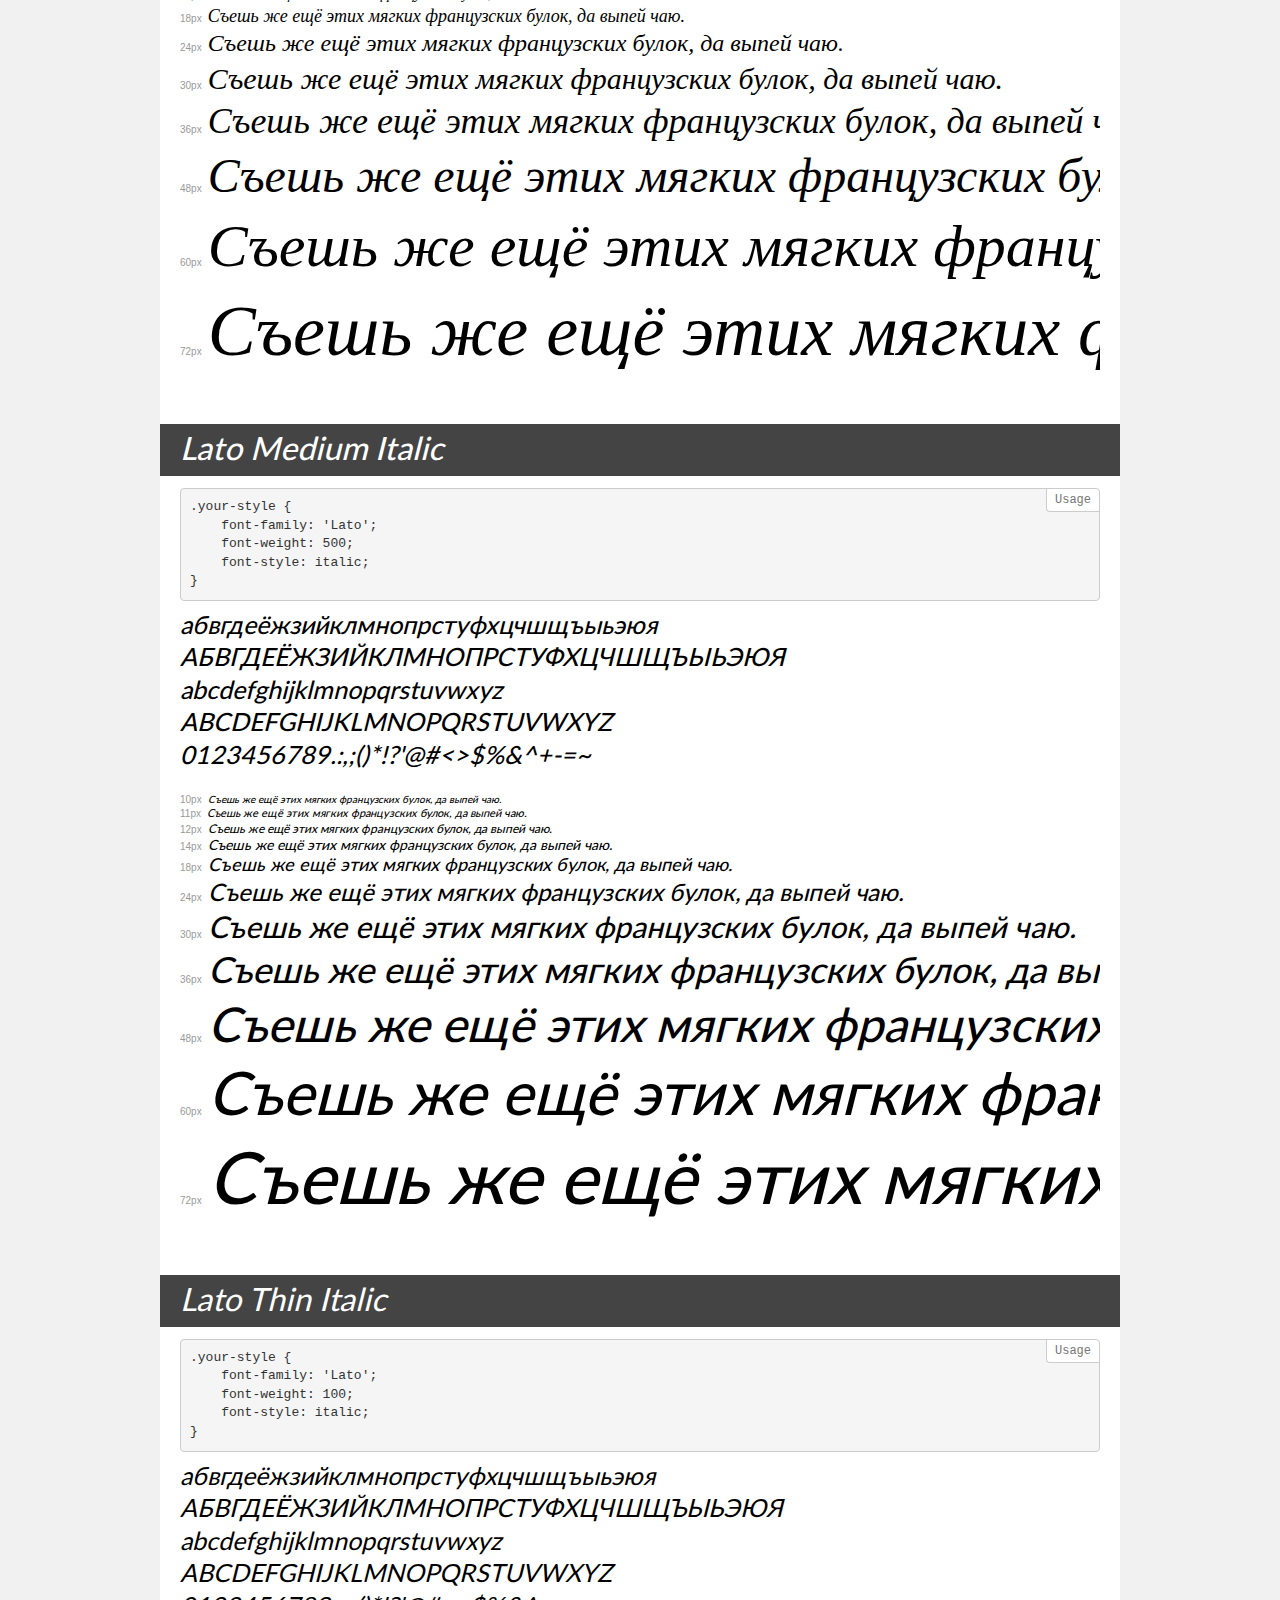
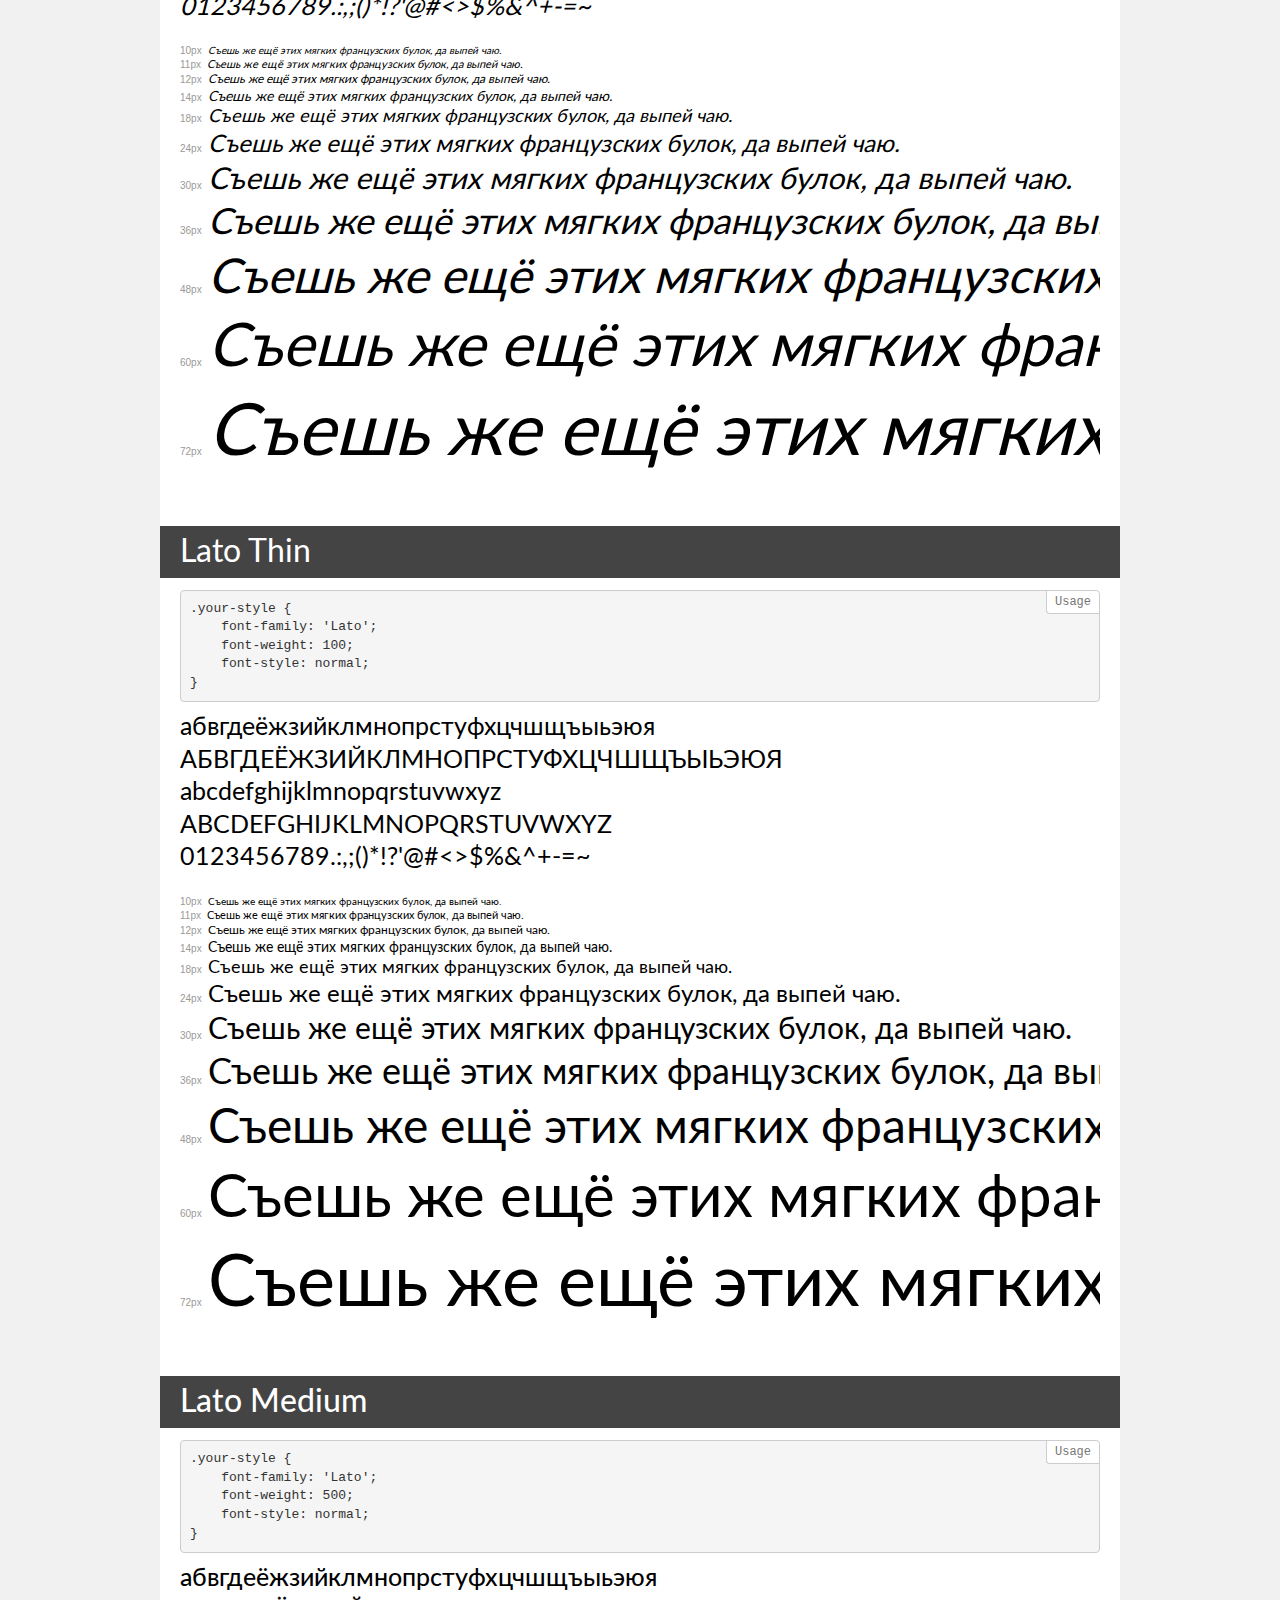
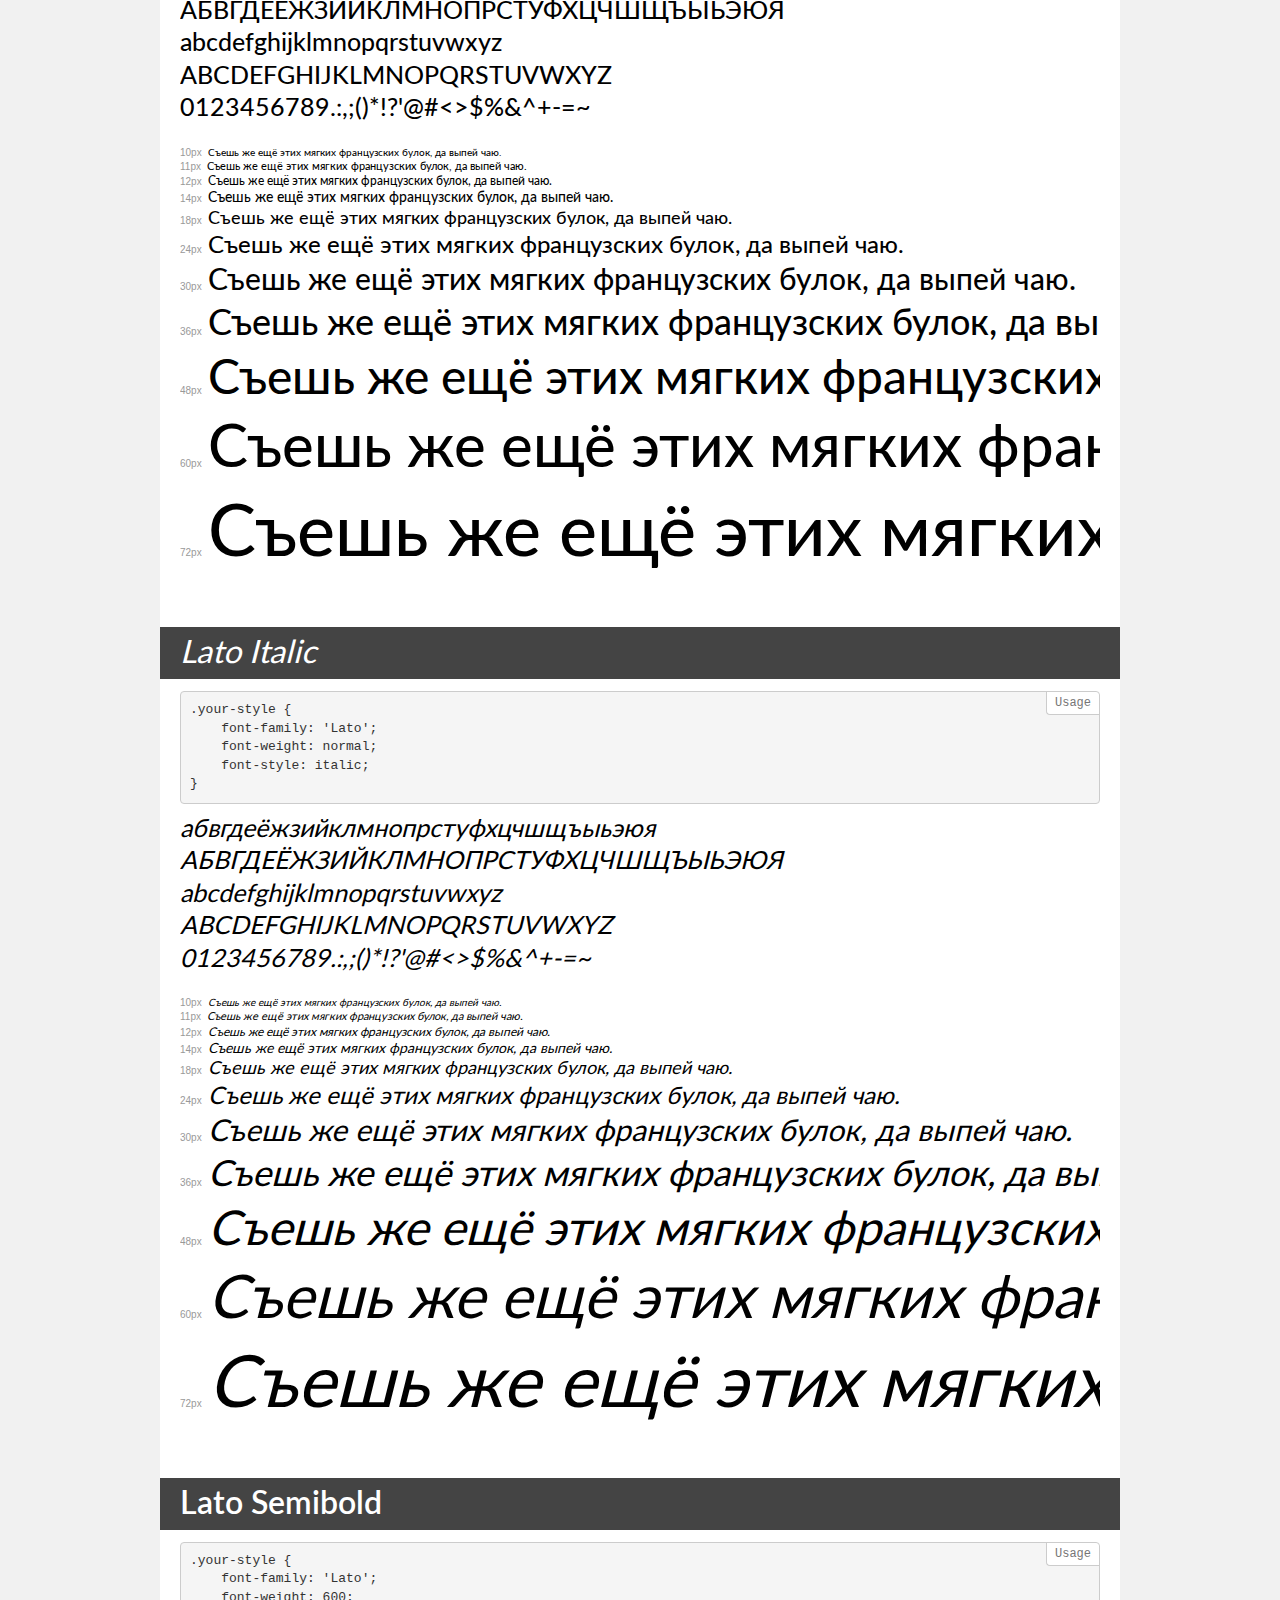
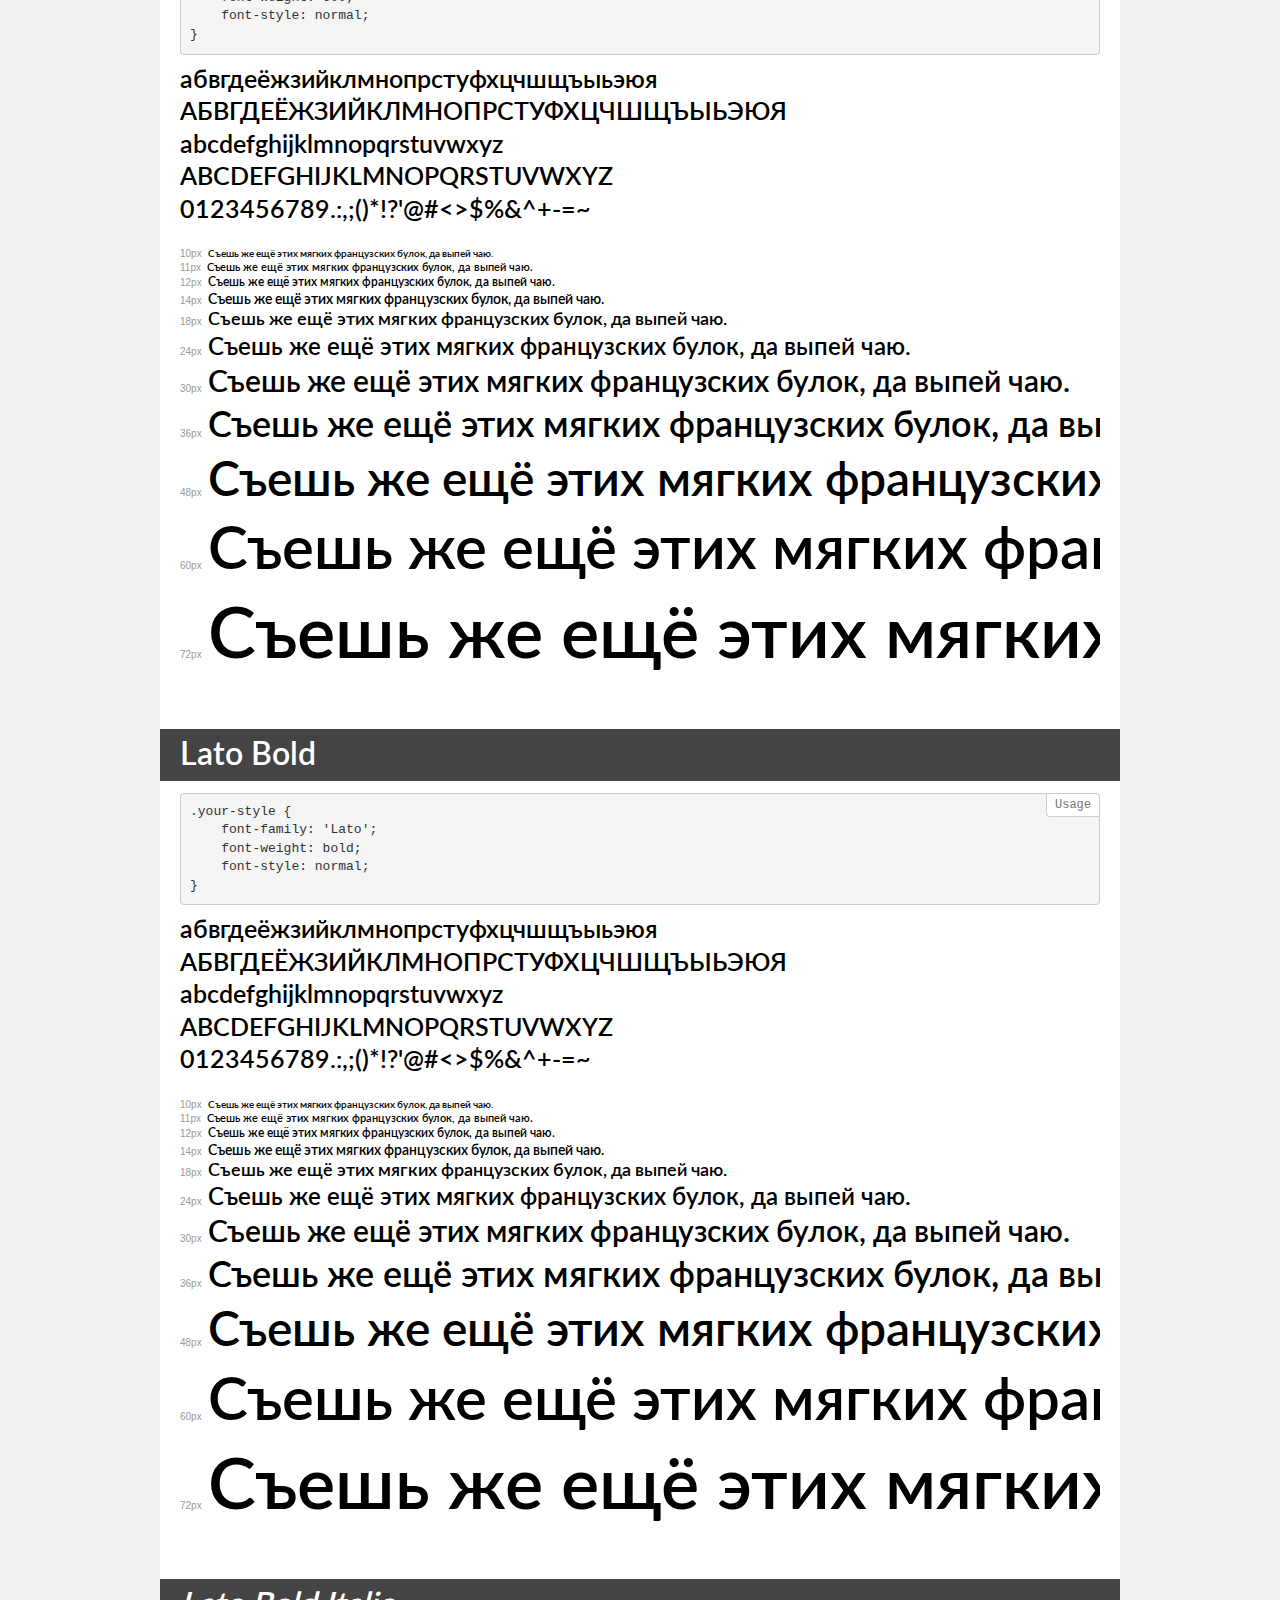
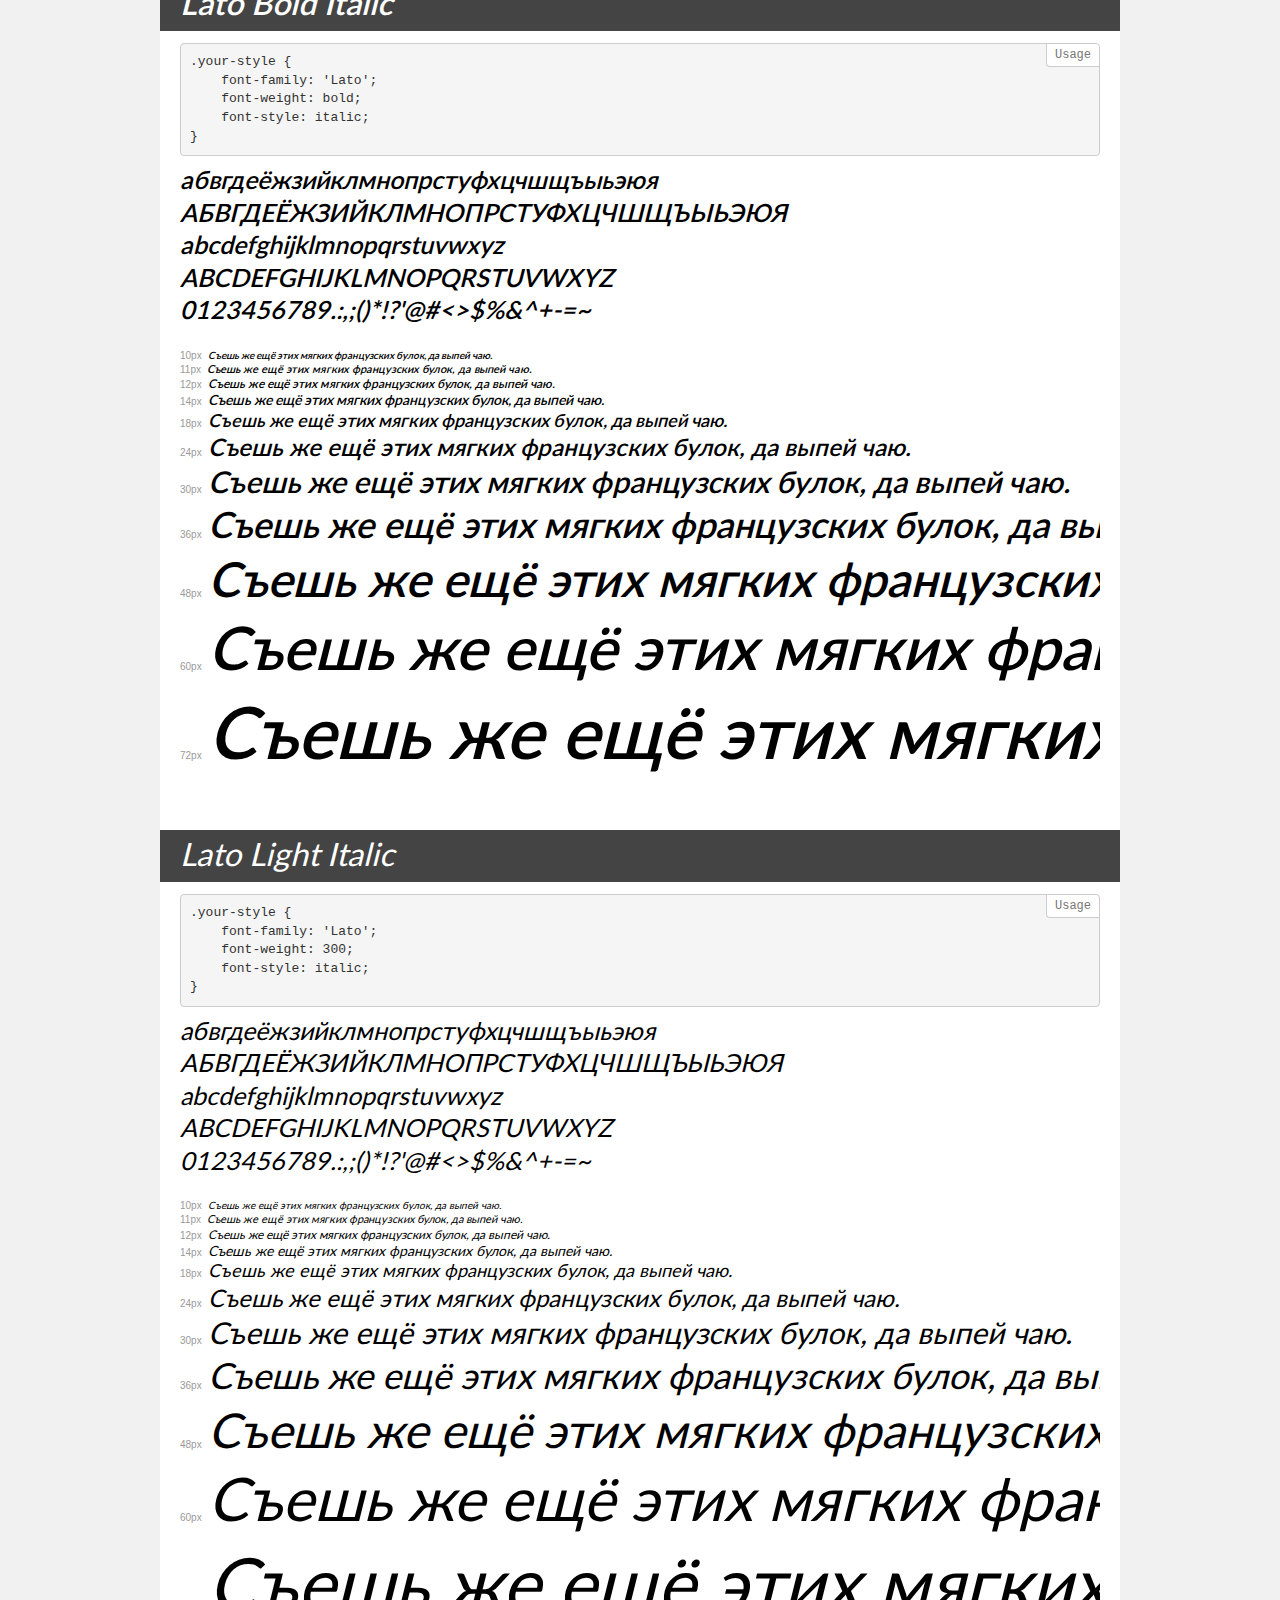
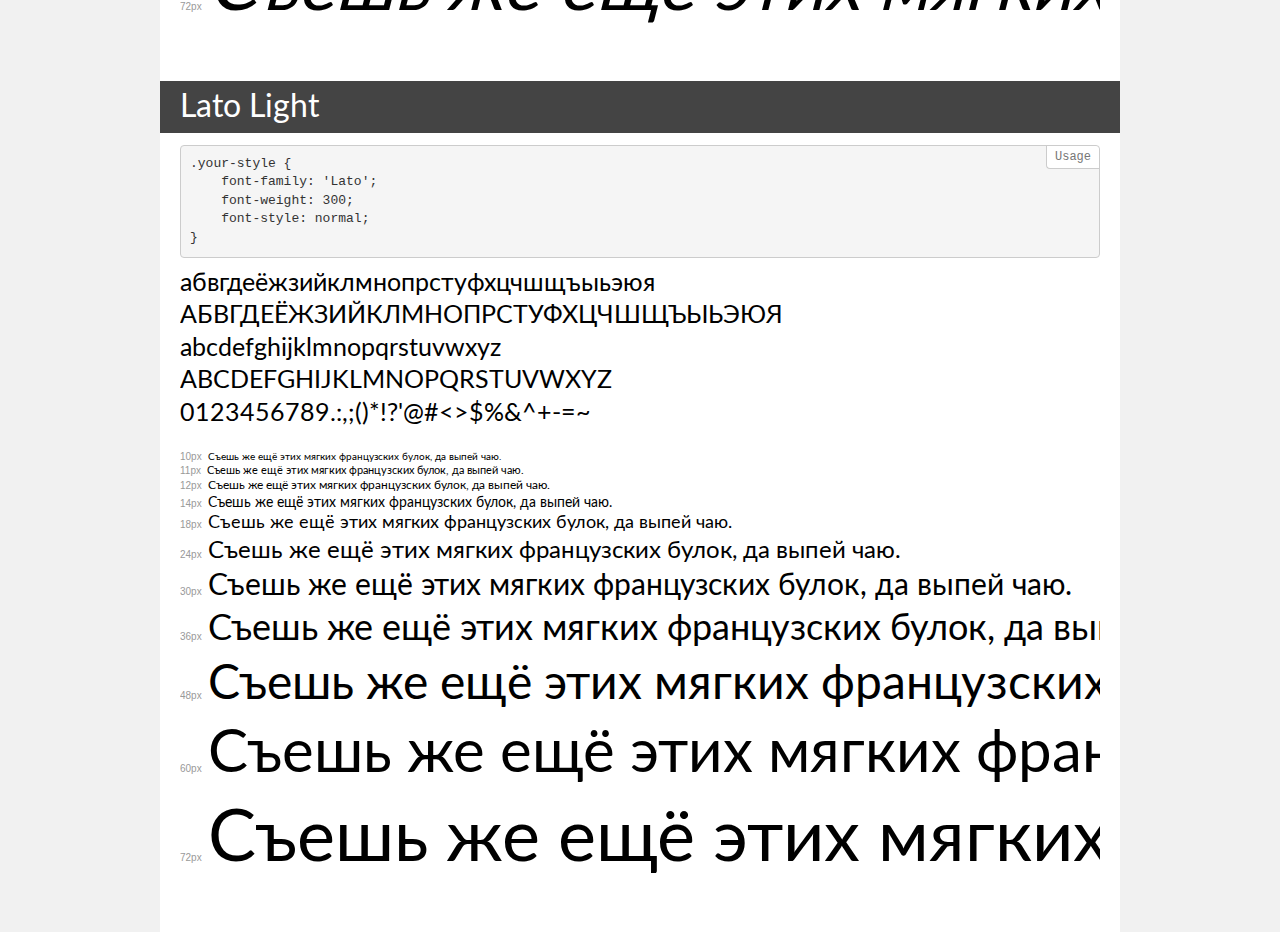
<file: QUIZ_WEB_APP/css/fonts/Lato/demo.html>
<!DOCTYPE html>
<html>
<head>
    <meta charset="utf-8">
    <meta http-equiv="X-UA-Compatible" content="IE=edge">
    <meta name="viewport" content="width=device-width, initial-scale=1">
    <meta name="robots" content="noindex, noarchive">
    <title>Transfonter demo</title>
    <link href="stylesheet.css" rel="stylesheet">
    <style>
        /*
        http://meyerweb.com/eric/tools/css/reset/
        v2.0 | 20110126
        License: none (public domain)
        */
        html, body, div, span, applet, object, iframe,
        h1, h2, h3, h4, h5, h6, p, blockquote, pre,
        a, abbr, acronym, address, big, cite, code,
        del, dfn, em, img, ins, kbd, q, s, samp,
        small, strike, strong, sub, sup, tt, var,
        b, u, i, center,
        dl, dt, dd, ol, ul, li,
        fieldset, form, label, legend,
        table, caption, tbody, tfoot, thead, tr, th, td,
        article, aside, canvas, details, embed,
        figure, figcaption, footer, header, hgroup,
        menu, nav, output, ruby, section, summary,
        time, mark, audio, video {
            margin: 0;
            padding: 0;
            border: 0;
            font-size: 100%;
            font: inherit;
            vertical-align: baseline;
        }
        /* HTML5 display-role reset for older browsers */
        article, aside, details, figcaption, figure,
        footer, header, hgroup, menu, nav, section {
            display: block;
        }
        body {
            line-height: 1;
        }
        ol, ul {
            list-style: none;
        }
        blockquote, q {
            quotes: none;
        }
        blockquote:before, blockquote:after,
        q:before, q:after {
            content: '';
            content: none;
        }
        table {
            border-collapse: collapse;
            border-spacing: 0;
        }
        /* common styles */
        body {
            background: #f1f1f1;
            color: #000;
        }
        .page {
            background: #fff;
            width: 920px;
            margin: 0 auto;
            padding: 20px 20px 0 20px;
            overflow: hidden;
        }
        .font-container {
            overflow-x: auto;
            overflow-y: hidden;
            margin-bottom: 40px;
            line-height: 1.3;
            white-space: nowrap;
            padding-bottom: 5px;
        }
        h1 {
            position: relative;
            background: #444;
            font-size: 32px;
            color: #fff;
            padding: 10px 20px;
            margin: 0 -20px 12px -20px;
        }
        .letters {
            font-size: 25px;
            margin-bottom: 20px;
        }
        .s10:before {
            content: '10px';
        }
        .s11:before {
            content: '11px';
        }
        .s12:before {
            content: '12px';
        }
        .s14:before {
            content: '14px';
        }
        .s18:before {
            content: '18px';
        }
        .s24:before {
            content: '24px';
        }
        .s30:before {
            content: '30px';
        }
        .s36:before {
            content: '36px';
        }
        .s48:before {
            content: '48px';
        }
        .s60:before {
            content: '60px';
        }
        .s72:before {
            content: '72px';
        }
        .s10:before, .s11:before, .s12:before, .s14:before,
        .s18:before, .s24:before, .s30:before, .s36:before,
        .s48:before, .s60:before, .s72:before {
            font-family: Arial, sans-serif;
            font-size: 10px;
            font-weight: normal;
            font-style: normal;
            color: #999;
            padding-right: 6px;
        }
        pre {
            display: block;
            position: relative;
            padding: 9px;
            margin: 0 0 10px;
            font-family: Monaco, Menlo, Consolas, "Courier New", monospace !important;
            font-size: 13px;
            line-height: 1.428571429;
            color: #333;
            font-weight: normal !important;
            font-style: normal !important;
            background-color: #f5f5f5;
            border: 1px solid #ccc;
            overflow-x: auto;
            border-radius: 4px;
        }
        pre:after {
            display: block;
            position: absolute;
            right: 0;
            top: 0;
            content: 'Usage';
            line-height: 1;
            padding: 5px 8px;
            font-size: 12px;
            color: #767676;
            background-color: #fff;
            border: 1px solid #ccc;
            border-right: none;
            border-top: none;
            border-radius: 0 4px 0 4px;
            z-index: 10;
        }
        /* responsive */
        @media (max-width: 959px) {
            .page {
                width: auto;
                margin: 0;
            }
        }
    </style>
</head>
<body>
<div class="page">
    <div class="demo" style="font-family: 'Lato Hairline'; font-weight: 100; font-style: normal;">
        <h1>Lato Hairline</h1>
        <pre>.your-style {
    font-family: 'Lato Hairline';
    font-weight: 100;
    font-style: normal;
}</pre>
        <div class="font-container">
            <p class="letters">
                абвгдеёжзийклмнопрстуфхцчшщъыьэюя<br>
АБВГДЕЁЖЗИЙКЛМНОПРСТУФХЦЧШЩЪЫЬЭЮЯ<br>
abcdefghijklmnopqrstuvwxyz<br>
ABCDEFGHIJKLMNOPQRSTUVWXYZ<br>
                0123456789.:,;()*!?'@#<>$%&^+-=~
            </p>
            <p class="s10" style="font-size: 10px;">Съешь же ещё этих мягких французских булок, да выпей чаю.</p>
            <p class="s11" style="font-size: 11px;">Съешь же ещё этих мягких французских булок, да выпей чаю.</p>
            <p class="s12" style="font-size: 12px;">Съешь же ещё этих мягких французских булок, да выпей чаю.</p>
            <p class="s14" style="font-size: 14px;">Съешь же ещё этих мягких французских булок, да выпей чаю.</p>
            <p class="s18" style="font-size: 18px;">Съешь же ещё этих мягких французских булок, да выпей чаю.</p>
            <p class="s24" style="font-size: 24px;">Съешь же ещё этих мягких французских булок, да выпей чаю.</p>
            <p class="s30" style="font-size: 30px;">Съешь же ещё этих мягких французских булок, да выпей чаю.</p>
            <p class="s36" style="font-size: 36px;">Съешь же ещё этих мягких французских булок, да выпей чаю.</p>
            <p class="s48" style="font-size: 48px;">Съешь же ещё этих мягких французских булок, да выпей чаю.</p>
            <p class="s60" style="font-size: 60px;">Съешь же ещё этих мягких французских булок, да выпей чаю.</p>
            <p class="s72" style="font-size: 72px;">Съешь же ещё этих мягких французских булок, да выпей чаю.</p>
        </div>
    </div>
    <div class="demo" style="font-family: 'Lato'; font-weight: 900; font-style: normal;">
        <h1>Lato Heavy</h1>
        <pre>.your-style {
    font-family: 'Lato';
    font-weight: 900;
    font-style: normal;
}</pre>
        <div class="font-container">
            <p class="letters">
                абвгдеёжзийклмнопрстуфхцчшщъыьэюя<br>
АБВГДЕЁЖЗИЙКЛМНОПРСТУФХЦЧШЩЪЫЬЭЮЯ<br>
abcdefghijklmnopqrstuvwxyz<br>
ABCDEFGHIJKLMNOPQRSTUVWXYZ<br>
                0123456789.:,;()*!?'@#<>$%&^+-=~
            </p>
            <p class="s10" style="font-size: 10px;">Съешь же ещё этих мягких французских булок, да выпей чаю.</p>
            <p class="s11" style="font-size: 11px;">Съешь же ещё этих мягких французских булок, да выпей чаю.</p>
            <p class="s12" style="font-size: 12px;">Съешь же ещё этих мягких французских булок, да выпей чаю.</p>
            <p class="s14" style="font-size: 14px;">Съешь же ещё этих мягких французских булок, да выпей чаю.</p>
            <p class="s18" style="font-size: 18px;">Съешь же ещё этих мягких французских булок, да выпей чаю.</p>
            <p class="s24" style="font-size: 24px;">Съешь же ещё этих мягких французских булок, да выпей чаю.</p>
            <p class="s30" style="font-size: 30px;">Съешь же ещё этих мягких французских булок, да выпей чаю.</p>
            <p class="s36" style="font-size: 36px;">Съешь же ещё этих мягких французских булок, да выпей чаю.</p>
            <p class="s48" style="font-size: 48px;">Съешь же ещё этих мягких французских булок, да выпей чаю.</p>
            <p class="s60" style="font-size: 60px;">Съешь же ещё этих мягких французских булок, да выпей чаю.</p>
            <p class="s72" style="font-size: 72px;">Съешь же ещё этих мягких французских булок, да выпей чаю.</p>
        </div>
    </div>
    <div class="demo" style="font-family: 'Lato'; font-weight: 900; font-style: italic;">
        <h1>Lato Heavy Italic</h1>
        <pre>.your-style {
    font-family: 'Lato';
    font-weight: 900;
    font-style: italic;
}</pre>
        <div class="font-container">
            <p class="letters">
                абвгдеёжзийклмнопрстуфхцчшщъыьэюя<br>
АБВГДЕЁЖЗИЙКЛМНОПРСТУФХЦЧШЩЪЫЬЭЮЯ<br>
abcdefghijklmnopqrstuvwxyz<br>
ABCDEFGHIJKLMNOPQRSTUVWXYZ<br>
                0123456789.:,;()*!?'@#<>$%&^+-=~
            </p>
            <p class="s10" style="font-size: 10px;">Съешь же ещё этих мягких французских булок, да выпей чаю.</p>
            <p class="s11" style="font-size: 11px;">Съешь же ещё этих мягких французских булок, да выпей чаю.</p>
            <p class="s12" style="font-size: 12px;">Съешь же ещё этих мягких французских булок, да выпей чаю.</p>
            <p class="s14" style="font-size: 14px;">Съешь же ещё этих мягких французских булок, да выпей чаю.</p>
            <p class="s18" style="font-size: 18px;">Съешь же ещё этих мягких французских булок, да выпей чаю.</p>
            <p class="s24" style="font-size: 24px;">Съешь же ещё этих мягких французских булок, да выпей чаю.</p>
            <p class="s30" style="font-size: 30px;">Съешь же ещё этих мягких французских булок, да выпей чаю.</p>
            <p class="s36" style="font-size: 36px;">Съешь же ещё этих мягких французских булок, да выпей чаю.</p>
            <p class="s48" style="font-size: 48px;">Съешь же ещё этих мягких французских булок, да выпей чаю.</p>
            <p class="s60" style="font-size: 60px;">Съешь же ещё этих мягких французских булок, да выпей чаю.</p>
            <p class="s72" style="font-size: 72px;">Съешь же ещё этих мягких французских булок, да выпей чаю.</p>
        </div>
    </div>
    <div class="demo" style="font-family: 'Lato'; font-weight: normal; font-style: normal;">
        <h1>Lato Regular</h1>
        <pre>.your-style {
    font-family: 'Lato';
    font-weight: normal;
    font-style: normal;
}</pre>
        <div class="font-container">
            <p class="letters">
                абвгдеёжзийклмнопрстуфхцчшщъыьэюя<br>
АБВГДЕЁЖЗИЙКЛМНОПРСТУФХЦЧШЩЪЫЬЭЮЯ<br>
abcdefghijklmnopqrstuvwxyz<br>
ABCDEFGHIJKLMNOPQRSTUVWXYZ<br>
                0123456789.:,;()*!?'@#<>$%&^+-=~
            </p>
            <p class="s10" style="font-size: 10px;">Съешь же ещё этих мягких французских булок, да выпей чаю.</p>
            <p class="s11" style="font-size: 11px;">Съешь же ещё этих мягких французских булок, да выпей чаю.</p>
            <p class="s12" style="font-size: 12px;">Съешь же ещё этих мягких французских булок, да выпей чаю.</p>
            <p class="s14" style="font-size: 14px;">Съешь же ещё этих мягких французских булок, да выпей чаю.</p>
            <p class="s18" style="font-size: 18px;">Съешь же ещё этих мягких французских булок, да выпей чаю.</p>
            <p class="s24" style="font-size: 24px;">Съешь же ещё этих мягких французских булок, да выпей чаю.</p>
            <p class="s30" style="font-size: 30px;">Съешь же ещё этих мягких французских булок, да выпей чаю.</p>
            <p class="s36" style="font-size: 36px;">Съешь же ещё этих мягких французских булок, да выпей чаю.</p>
            <p class="s48" style="font-size: 48px;">Съешь же ещё этих мягких французских булок, да выпей чаю.</p>
            <p class="s60" style="font-size: 60px;">Съешь же ещё этих мягких французских булок, да выпей чаю.</p>
            <p class="s72" style="font-size: 72px;">Съешь же ещё этих мягких французских булок, да выпей чаю.</p>
        </div>
    </div>
    <div class="demo" style="font-family: 'Lato'; font-weight: 900; font-style: normal;">
        <h1>Lato Black</h1>
        <pre>.your-style {
    font-family: 'Lato';
    font-weight: 900;
    font-style: normal;
}</pre>
        <div class="font-container">
            <p class="letters">
                абвгдеёжзийклмнопрстуфхцчшщъыьэюя<br>
АБВГДЕЁЖЗИЙКЛМНОПРСТУФХЦЧШЩЪЫЬЭЮЯ<br>
abcdefghijklmnopqrstuvwxyz<br>
ABCDEFGHIJKLMNOPQRSTUVWXYZ<br>
                0123456789.:,;()*!?'@#<>$%&^+-=~
            </p>
            <p class="s10" style="font-size: 10px;">Съешь же ещё этих мягких французских булок, да выпей чаю.</p>
            <p class="s11" style="font-size: 11px;">Съешь же ещё этих мягких французских булок, да выпей чаю.</p>
            <p class="s12" style="font-size: 12px;">Съешь же ещё этих мягких французских булок, да выпей чаю.</p>
            <p class="s14" style="font-size: 14px;">Съешь же ещё этих мягких французских булок, да выпей чаю.</p>
            <p class="s18" style="font-size: 18px;">Съешь же ещё этих мягких французских булок, да выпей чаю.</p>
            <p class="s24" style="font-size: 24px;">Съешь же ещё этих мягких французских булок, да выпей чаю.</p>
            <p class="s30" style="font-size: 30px;">Съешь же ещё этих мягких французских булок, да выпей чаю.</p>
            <p class="s36" style="font-size: 36px;">Съешь же ещё этих мягких французских булок, да выпей чаю.</p>
            <p class="s48" style="font-size: 48px;">Съешь же ещё этих мягких французских булок, да выпей чаю.</p>
            <p class="s60" style="font-size: 60px;">Съешь же ещё этих мягких французских булок, да выпей чаю.</p>
            <p class="s72" style="font-size: 72px;">Съешь же ещё этих мягких французских булок, да выпей чаю.</p>
        </div>
    </div>
    <div class="demo" style="font-family: 'Lato'; font-weight: 600; font-style: italic;">
        <h1>Lato Semibold Italic</h1>
        <pre>.your-style {
    font-family: 'Lato';
    font-weight: 600;
    font-style: italic;
}</pre>
        <div class="font-container">
            <p class="letters">
                абвгдеёжзийклмнопрстуфхцчшщъыьэюя<br>
АБВГДЕЁЖЗИЙКЛМНОПРСТУФХЦЧШЩЪЫЬЭЮЯ<br>
abcdefghijklmnopqrstuvwxyz<br>
ABCDEFGHIJKLMNOPQRSTUVWXYZ<br>
                0123456789.:,;()*!?'@#<>$%&^+-=~
            </p>
            <p class="s10" style="font-size: 10px;">Съешь же ещё этих мягких французских булок, да выпей чаю.</p>
            <p class="s11" style="font-size: 11px;">Съешь же ещё этих мягких французских булок, да выпей чаю.</p>
            <p class="s12" style="font-size: 12px;">Съешь же ещё этих мягких французских булок, да выпей чаю.</p>
            <p class="s14" style="font-size: 14px;">Съешь же ещё этих мягких французских булок, да выпей чаю.</p>
            <p class="s18" style="font-size: 18px;">Съешь же ещё этих мягких французских булок, да выпей чаю.</p>
            <p class="s24" style="font-size: 24px;">Съешь же ещё этих мягких французских булок, да выпей чаю.</p>
            <p class="s30" style="font-size: 30px;">Съешь же ещё этих мягких французских булок, да выпей чаю.</p>
            <p class="s36" style="font-size: 36px;">Съешь же ещё этих мягких французских булок, да выпей чаю.</p>
            <p class="s48" style="font-size: 48px;">Съешь же ещё этих мягких французских булок, да выпей чаю.</p>
            <p class="s60" style="font-size: 60px;">Съешь же ещё этих мягких французских булок, да выпей чаю.</p>
            <p class="s72" style="font-size: 72px;">Съешь же ещё этих мягких французских булок, да выпей чаю.</p>
        </div>
    </div>
    <div class="demo" style="font-family: 'Lato'; font-weight: 900; font-style: italic;">
        <h1>Lato Black Italic</h1>
        <pre>.your-style {
    font-family: 'Lato';
    font-weight: 900;
    font-style: italic;
}</pre>
        <div class="font-container">
            <p class="letters">
                абвгдеёжзийклмнопрстуфхцчшщъыьэюя<br>
АБВГДЕЁЖЗИЙКЛМНОПРСТУФХЦЧШЩЪЫЬЭЮЯ<br>
abcdefghijklmnopqrstuvwxyz<br>
ABCDEFGHIJKLMNOPQRSTUVWXYZ<br>
                0123456789.:,;()*!?'@#<>$%&^+-=~
            </p>
            <p class="s10" style="font-size: 10px;">Съешь же ещё этих мягких французских булок, да выпей чаю.</p>
            <p class="s11" style="font-size: 11px;">Съешь же ещё этих мягких французских булок, да выпей чаю.</p>
            <p class="s12" style="font-size: 12px;">Съешь же ещё этих мягких французских булок, да выпей чаю.</p>
            <p class="s14" style="font-size: 14px;">Съешь же ещё этих мягких французских булок, да выпей чаю.</p>
            <p class="s18" style="font-size: 18px;">Съешь же ещё этих мягких французских булок, да выпей чаю.</p>
            <p class="s24" style="font-size: 24px;">Съешь же ещё этих мягких французских булок, да выпей чаю.</p>
            <p class="s30" style="font-size: 30px;">Съешь же ещё этих мягких французских булок, да выпей чаю.</p>
            <p class="s36" style="font-size: 36px;">Съешь же ещё этих мягких французских булок, да выпей чаю.</p>
            <p class="s48" style="font-size: 48px;">Съешь же ещё этих мягких французских булок, да выпей чаю.</p>
            <p class="s60" style="font-size: 60px;">Съешь же ещё этих мягких французских булок, да выпей чаю.</p>
            <p class="s72" style="font-size: 72px;">Съешь же ещё этих мягких французских булок, да выпей чаю.</p>
        </div>
    </div>
    <div class="demo" style="font-family: 'Lato Hairline'; font-weight: 100; font-style: italic;">
        <h1>Lato Hairline Italic</h1>
        <pre>.your-style {
    font-family: 'Lato Hairline';
    font-weight: 100;
    font-style: italic;
}</pre>
        <div class="font-container">
            <p class="letters">
                абвгдеёжзийклмнопрстуфхцчшщъыьэюя<br>
АБВГДЕЁЖЗИЙКЛМНОПРСТУФХЦЧШЩЪЫЬЭЮЯ<br>
abcdefghijklmnopqrstuvwxyz<br>
ABCDEFGHIJKLMNOPQRSTUVWXYZ<br>
                0123456789.:,;()*!?'@#<>$%&^+-=~
            </p>
            <p class="s10" style="font-size: 10px;">Съешь же ещё этих мягких французских булок, да выпей чаю.</p>
            <p class="s11" style="font-size: 11px;">Съешь же ещё этих мягких французских булок, да выпей чаю.</p>
            <p class="s12" style="font-size: 12px;">Съешь же ещё этих мягких французских булок, да выпей чаю.</p>
            <p class="s14" style="font-size: 14px;">Съешь же ещё этих мягких французских булок, да выпей чаю.</p>
            <p class="s18" style="font-size: 18px;">Съешь же ещё этих мягких французских булок, да выпей чаю.</p>
            <p class="s24" style="font-size: 24px;">Съешь же ещё этих мягких французских булок, да выпей чаю.</p>
            <p class="s30" style="font-size: 30px;">Съешь же ещё этих мягких французских булок, да выпей чаю.</p>
            <p class="s36" style="font-size: 36px;">Съешь же ещё этих мягких французских булок, да выпей чаю.</p>
            <p class="s48" style="font-size: 48px;">Съешь же ещё этих мягких французских булок, да выпей чаю.</p>
            <p class="s60" style="font-size: 60px;">Съешь же ещё этих мягких французских булок, да выпей чаю.</p>
            <p class="s72" style="font-size: 72px;">Съешь же ещё этих мягких французских булок, да выпей чаю.</p>
        </div>
    </div>
    <div class="demo" style="font-family: 'Lato'; font-weight: 500; font-style: italic;">
        <h1>Lato Medium Italic</h1>
        <pre>.your-style {
    font-family: 'Lato';
    font-weight: 500;
    font-style: italic;
}</pre>
        <div class="font-container">
            <p class="letters">
                абвгдеёжзийклмнопрстуфхцчшщъыьэюя<br>
АБВГДЕЁЖЗИЙКЛМНОПРСТУФХЦЧШЩЪЫЬЭЮЯ<br>
abcdefghijklmnopqrstuvwxyz<br>
ABCDEFGHIJKLMNOPQRSTUVWXYZ<br>
                0123456789.:,;()*!?'@#<>$%&^+-=~
            </p>
            <p class="s10" style="font-size: 10px;">Съешь же ещё этих мягких французских булок, да выпей чаю.</p>
            <p class="s11" style="font-size: 11px;">Съешь же ещё этих мягких французских булок, да выпей чаю.</p>
            <p class="s12" style="font-size: 12px;">Съешь же ещё этих мягких французских булок, да выпей чаю.</p>
            <p class="s14" style="font-size: 14px;">Съешь же ещё этих мягких французских булок, да выпей чаю.</p>
            <p class="s18" style="font-size: 18px;">Съешь же ещё этих мягких французских булок, да выпей чаю.</p>
            <p class="s24" style="font-size: 24px;">Съешь же ещё этих мягких французских булок, да выпей чаю.</p>
            <p class="s30" style="font-size: 30px;">Съешь же ещё этих мягких французских булок, да выпей чаю.</p>
            <p class="s36" style="font-size: 36px;">Съешь же ещё этих мягких французских булок, да выпей чаю.</p>
            <p class="s48" style="font-size: 48px;">Съешь же ещё этих мягких французских булок, да выпей чаю.</p>
            <p class="s60" style="font-size: 60px;">Съешь же ещё этих мягких французских булок, да выпей чаю.</p>
            <p class="s72" style="font-size: 72px;">Съешь же ещё этих мягких французских булок, да выпей чаю.</p>
        </div>
    </div>
    <div class="demo" style="font-family: 'Lato'; font-weight: 100; font-style: italic;">
        <h1>Lato Thin Italic</h1>
        <pre>.your-style {
    font-family: 'Lato';
    font-weight: 100;
    font-style: italic;
}</pre>
        <div class="font-container">
            <p class="letters">
                абвгдеёжзийклмнопрстуфхцчшщъыьэюя<br>
АБВГДЕЁЖЗИЙКЛМНОПРСТУФХЦЧШЩЪЫЬЭЮЯ<br>
abcdefghijklmnopqrstuvwxyz<br>
ABCDEFGHIJKLMNOPQRSTUVWXYZ<br>
                0123456789.:,;()*!?'@#<>$%&^+-=~
            </p>
            <p class="s10" style="font-size: 10px;">Съешь же ещё этих мягких французских булок, да выпей чаю.</p>
            <p class="s11" style="font-size: 11px;">Съешь же ещё этих мягких французских булок, да выпей чаю.</p>
            <p class="s12" style="font-size: 12px;">Съешь же ещё этих мягких французских булок, да выпей чаю.</p>
            <p class="s14" style="font-size: 14px;">Съешь же ещё этих мягких французских булок, да выпей чаю.</p>
            <p class="s18" style="font-size: 18px;">Съешь же ещё этих мягких французских булок, да выпей чаю.</p>
            <p class="s24" style="font-size: 24px;">Съешь же ещё этих мягких французских булок, да выпей чаю.</p>
            <p class="s30" style="font-size: 30px;">Съешь же ещё этих мягких французских булок, да выпей чаю.</p>
            <p class="s36" style="font-size: 36px;">Съешь же ещё этих мягких французских булок, да выпей чаю.</p>
            <p class="s48" style="font-size: 48px;">Съешь же ещё этих мягких французских булок, да выпей чаю.</p>
            <p class="s60" style="font-size: 60px;">Съешь же ещё этих мягких французских булок, да выпей чаю.</p>
            <p class="s72" style="font-size: 72px;">Съешь же ещё этих мягких французских булок, да выпей чаю.</p>
        </div>
    </div>
    <div class="demo" style="font-family: 'Lato'; font-weight: 100; font-style: normal;">
        <h1>Lato Thin</h1>
        <pre>.your-style {
    font-family: 'Lato';
    font-weight: 100;
    font-style: normal;
}</pre>
        <div class="font-container">
            <p class="letters">
                абвгдеёжзийклмнопрстуфхцчшщъыьэюя<br>
АБВГДЕЁЖЗИЙКЛМНОПРСТУФХЦЧШЩЪЫЬЭЮЯ<br>
abcdefghijklmnopqrstuvwxyz<br>
ABCDEFGHIJKLMNOPQRSTUVWXYZ<br>
                0123456789.:,;()*!?'@#<>$%&^+-=~
            </p>
            <p class="s10" style="font-size: 10px;">Съешь же ещё этих мягких французских булок, да выпей чаю.</p>
            <p class="s11" style="font-size: 11px;">Съешь же ещё этих мягких французских булок, да выпей чаю.</p>
            <p class="s12" style="font-size: 12px;">Съешь же ещё этих мягких французских булок, да выпей чаю.</p>
            <p class="s14" style="font-size: 14px;">Съешь же ещё этих мягких французских булок, да выпей чаю.</p>
            <p class="s18" style="font-size: 18px;">Съешь же ещё этих мягких французских булок, да выпей чаю.</p>
            <p class="s24" style="font-size: 24px;">Съешь же ещё этих мягких французских булок, да выпей чаю.</p>
            <p class="s30" style="font-size: 30px;">Съешь же ещё этих мягких французских булок, да выпей чаю.</p>
            <p class="s36" style="font-size: 36px;">Съешь же ещё этих мягких французских булок, да выпей чаю.</p>
            <p class="s48" style="font-size: 48px;">Съешь же ещё этих мягких французских булок, да выпей чаю.</p>
            <p class="s60" style="font-size: 60px;">Съешь же ещё этих мягких французских булок, да выпей чаю.</p>
            <p class="s72" style="font-size: 72px;">Съешь же ещё этих мягких французских булок, да выпей чаю.</p>
        </div>
    </div>
    <div class="demo" style="font-family: 'Lato'; font-weight: 500; font-style: normal;">
        <h1>Lato Medium</h1>
        <pre>.your-style {
    font-family: 'Lato';
    font-weight: 500;
    font-style: normal;
}</pre>
        <div class="font-container">
            <p class="letters">
                абвгдеёжзийклмнопрстуфхцчшщъыьэюя<br>
АБВГДЕЁЖЗИЙКЛМНОПРСТУФХЦЧШЩЪЫЬЭЮЯ<br>
abcdefghijklmnopqrstuvwxyz<br>
ABCDEFGHIJKLMNOPQRSTUVWXYZ<br>
                0123456789.:,;()*!?'@#<>$%&^+-=~
            </p>
            <p class="s10" style="font-size: 10px;">Съешь же ещё этих мягких французских булок, да выпей чаю.</p>
            <p class="s11" style="font-size: 11px;">Съешь же ещё этих мягких французских булок, да выпей чаю.</p>
            <p class="s12" style="font-size: 12px;">Съешь же ещё этих мягких французских булок, да выпей чаю.</p>
            <p class="s14" style="font-size: 14px;">Съешь же ещё этих мягких французских булок, да выпей чаю.</p>
            <p class="s18" style="font-size: 18px;">Съешь же ещё этих мягких французских булок, да выпей чаю.</p>
            <p class="s24" style="font-size: 24px;">Съешь же ещё этих мягких французских булок, да выпей чаю.</p>
            <p class="s30" style="font-size: 30px;">Съешь же ещё этих мягких французских булок, да выпей чаю.</p>
            <p class="s36" style="font-size: 36px;">Съешь же ещё этих мягких французских булок, да выпей чаю.</p>
            <p class="s48" style="font-size: 48px;">Съешь же ещё этих мягких французских булок, да выпей чаю.</p>
            <p class="s60" style="font-size: 60px;">Съешь же ещё этих мягких французских булок, да выпей чаю.</p>
            <p class="s72" style="font-size: 72px;">Съешь же ещё этих мягких французских булок, да выпей чаю.</p>
        </div>
    </div>
    <div class="demo" style="font-family: 'Lato'; font-weight: normal; font-style: italic;">
        <h1>Lato Italic</h1>
        <pre>.your-style {
    font-family: 'Lato';
    font-weight: normal;
    font-style: italic;
}</pre>
        <div class="font-container">
            <p class="letters">
                абвгдеёжзийклмнопрстуфхцчшщъыьэюя<br>
АБВГДЕЁЖЗИЙКЛМНОПРСТУФХЦЧШЩЪЫЬЭЮЯ<br>
abcdefghijklmnopqrstuvwxyz<br>
ABCDEFGHIJKLMNOPQRSTUVWXYZ<br>
                0123456789.:,;()*!?'@#<>$%&^+-=~
            </p>
            <p class="s10" style="font-size: 10px;">Съешь же ещё этих мягких французских булок, да выпей чаю.</p>
            <p class="s11" style="font-size: 11px;">Съешь же ещё этих мягких французских булок, да выпей чаю.</p>
            <p class="s12" style="font-size: 12px;">Съешь же ещё этих мягких французских булок, да выпей чаю.</p>
            <p class="s14" style="font-size: 14px;">Съешь же ещё этих мягких французских булок, да выпей чаю.</p>
            <p class="s18" style="font-size: 18px;">Съешь же ещё этих мягких французских булок, да выпей чаю.</p>
            <p class="s24" style="font-size: 24px;">Съешь же ещё этих мягких французских булок, да выпей чаю.</p>
            <p class="s30" style="font-size: 30px;">Съешь же ещё этих мягких французских булок, да выпей чаю.</p>
            <p class="s36" style="font-size: 36px;">Съешь же ещё этих мягких французских булок, да выпей чаю.</p>
            <p class="s48" style="font-size: 48px;">Съешь же ещё этих мягких французских булок, да выпей чаю.</p>
            <p class="s60" style="font-size: 60px;">Съешь же ещё этих мягких французских булок, да выпей чаю.</p>
            <p class="s72" style="font-size: 72px;">Съешь же ещё этих мягких французских булок, да выпей чаю.</p>
        </div>
    </div>
    <div class="demo" style="font-family: 'Lato'; font-weight: 600; font-style: normal;">
        <h1>Lato Semibold</h1>
        <pre>.your-style {
    font-family: 'Lato';
    font-weight: 600;
    font-style: normal;
}</pre>
        <div class="font-container">
            <p class="letters">
                абвгдеёжзийклмнопрстуфхцчшщъыьэюя<br>
АБВГДЕЁЖЗИЙКЛМНОПРСТУФХЦЧШЩЪЫЬЭЮЯ<br>
abcdefghijklmnopqrstuvwxyz<br>
ABCDEFGHIJKLMNOPQRSTUVWXYZ<br>
                0123456789.:,;()*!?'@#<>$%&^+-=~
            </p>
            <p class="s10" style="font-size: 10px;">Съешь же ещё этих мягких французских булок, да выпей чаю.</p>
            <p class="s11" style="font-size: 11px;">Съешь же ещё этих мягких французских булок, да выпей чаю.</p>
            <p class="s12" style="font-size: 12px;">Съешь же ещё этих мягких французских булок, да выпей чаю.</p>
            <p class="s14" style="font-size: 14px;">Съешь же ещё этих мягких французских булок, да выпей чаю.</p>
            <p class="s18" style="font-size: 18px;">Съешь же ещё этих мягких французских булок, да выпей чаю.</p>
            <p class="s24" style="font-size: 24px;">Съешь же ещё этих мягких французских булок, да выпей чаю.</p>
            <p class="s30" style="font-size: 30px;">Съешь же ещё этих мягких французских булок, да выпей чаю.</p>
            <p class="s36" style="font-size: 36px;">Съешь же ещё этих мягких французских булок, да выпей чаю.</p>
            <p class="s48" style="font-size: 48px;">Съешь же ещё этих мягких французских булок, да выпей чаю.</p>
            <p class="s60" style="font-size: 60px;">Съешь же ещё этих мягких французских булок, да выпей чаю.</p>
            <p class="s72" style="font-size: 72px;">Съешь же ещё этих мягких французских булок, да выпей чаю.</p>
        </div>
    </div>
    <div class="demo" style="font-family: 'Lato'; font-weight: bold; font-style: normal;">
        <h1>Lato Bold</h1>
        <pre>.your-style {
    font-family: 'Lato';
    font-weight: bold;
    font-style: normal;
}</pre>
        <div class="font-container">
            <p class="letters">
                абвгдеёжзийклмнопрстуфхцчшщъыьэюя<br>
АБВГДЕЁЖЗИЙКЛМНОПРСТУФХЦЧШЩЪЫЬЭЮЯ<br>
abcdefghijklmnopqrstuvwxyz<br>
ABCDEFGHIJKLMNOPQRSTUVWXYZ<br>
                0123456789.:,;()*!?'@#<>$%&^+-=~
            </p>
            <p class="s10" style="font-size: 10px;">Съешь же ещё этих мягких французских булок, да выпей чаю.</p>
            <p class="s11" style="font-size: 11px;">Съешь же ещё этих мягких французских булок, да выпей чаю.</p>
            <p class="s12" style="font-size: 12px;">Съешь же ещё этих мягких французских булок, да выпей чаю.</p>
            <p class="s14" style="font-size: 14px;">Съешь же ещё этих мягких французских булок, да выпей чаю.</p>
            <p class="s18" style="font-size: 18px;">Съешь же ещё этих мягких французских булок, да выпей чаю.</p>
            <p class="s24" style="font-size: 24px;">Съешь же ещё этих мягких французских булок, да выпей чаю.</p>
            <p class="s30" style="font-size: 30px;">Съешь же ещё этих мягких французских булок, да выпей чаю.</p>
            <p class="s36" style="font-size: 36px;">Съешь же ещё этих мягких французских булок, да выпей чаю.</p>
            <p class="s48" style="font-size: 48px;">Съешь же ещё этих мягких французских булок, да выпей чаю.</p>
            <p class="s60" style="font-size: 60px;">Съешь же ещё этих мягких французских булок, да выпей чаю.</p>
            <p class="s72" style="font-size: 72px;">Съешь же ещё этих мягких французских булок, да выпей чаю.</p>
        </div>
    </div>
    <div class="demo" style="font-family: 'Lato'; font-weight: bold; font-style: italic;">
        <h1>Lato Bold Italic</h1>
        <pre>.your-style {
    font-family: 'Lato';
    font-weight: bold;
    font-style: italic;
}</pre>
        <div class="font-container">
            <p class="letters">
                абвгдеёжзийклмнопрстуфхцчшщъыьэюя<br>
АБВГДЕЁЖЗИЙКЛМНОПРСТУФХЦЧШЩЪЫЬЭЮЯ<br>
abcdefghijklmnopqrstuvwxyz<br>
ABCDEFGHIJKLMNOPQRSTUVWXYZ<br>
                0123456789.:,;()*!?'@#<>$%&^+-=~
            </p>
            <p class="s10" style="font-size: 10px;">Съешь же ещё этих мягких французских булок, да выпей чаю.</p>
            <p class="s11" style="font-size: 11px;">Съешь же ещё этих мягких французских булок, да выпей чаю.</p>
            <p class="s12" style="font-size: 12px;">Съешь же ещё этих мягких французских булок, да выпей чаю.</p>
            <p class="s14" style="font-size: 14px;">Съешь же ещё этих мягких французских булок, да выпей чаю.</p>
            <p class="s18" style="font-size: 18px;">Съешь же ещё этих мягких французских булок, да выпей чаю.</p>
            <p class="s24" style="font-size: 24px;">Съешь же ещё этих мягких французских булок, да выпей чаю.</p>
            <p class="s30" style="font-size: 30px;">Съешь же ещё этих мягких французских булок, да выпей чаю.</p>
            <p class="s36" style="font-size: 36px;">Съешь же ещё этих мягких французских булок, да выпей чаю.</p>
            <p class="s48" style="font-size: 48px;">Съешь же ещё этих мягких французских булок, да выпей чаю.</p>
            <p class="s60" style="font-size: 60px;">Съешь же ещё этих мягких французских булок, да выпей чаю.</p>
            <p class="s72" style="font-size: 72px;">Съешь же ещё этих мягких французских булок, да выпей чаю.</p>
        </div>
    </div>
    <div class="demo" style="font-family: 'Lato'; font-weight: 300; font-style: italic;">
        <h1>Lato Light Italic</h1>
        <pre>.your-style {
    font-family: 'Lato';
    font-weight: 300;
    font-style: italic;
}</pre>
        <div class="font-container">
            <p class="letters">
                абвгдеёжзийклмнопрстуфхцчшщъыьэюя<br>
АБВГДЕЁЖЗИЙКЛМНОПРСТУФХЦЧШЩЪЫЬЭЮЯ<br>
abcdefghijklmnopqrstuvwxyz<br>
ABCDEFGHIJKLMNOPQRSTUVWXYZ<br>
                0123456789.:,;()*!?'@#<>$%&^+-=~
            </p>
            <p class="s10" style="font-size: 10px;">Съешь же ещё этих мягких французских булок, да выпей чаю.</p>
            <p class="s11" style="font-size: 11px;">Съешь же ещё этих мягких французских булок, да выпей чаю.</p>
            <p class="s12" style="font-size: 12px;">Съешь же ещё этих мягких французских булок, да выпей чаю.</p>
            <p class="s14" style="font-size: 14px;">Съешь же ещё этих мягких французских булок, да выпей чаю.</p>
            <p class="s18" style="font-size: 18px;">Съешь же ещё этих мягких французских булок, да выпей чаю.</p>
            <p class="s24" style="font-size: 24px;">Съешь же ещё этих мягких французских булок, да выпей чаю.</p>
            <p class="s30" style="font-size: 30px;">Съешь же ещё этих мягких французских булок, да выпей чаю.</p>
            <p class="s36" style="font-size: 36px;">Съешь же ещё этих мягких французских булок, да выпей чаю.</p>
            <p class="s48" style="font-size: 48px;">Съешь же ещё этих мягких французских булок, да выпей чаю.</p>
            <p class="s60" style="font-size: 60px;">Съешь же ещё этих мягких французских булок, да выпей чаю.</p>
            <p class="s72" style="font-size: 72px;">Съешь же ещё этих мягких французских булок, да выпей чаю.</p>
        </div>
    </div>
    <div class="demo" style="font-family: 'Lato'; font-weight: 300; font-style: normal;">
        <h1>Lato Light</h1>
        <pre>.your-style {
    font-family: 'Lato';
    font-weight: 300;
    font-style: normal;
}</pre>
        <div class="font-container">
            <p class="letters">
                абвгдеёжзийклмнопрстуфхцчшщъыьэюя<br>
АБВГДЕЁЖЗИЙКЛМНОПРСТУФХЦЧШЩЪЫЬЭЮЯ<br>
abcdefghijklmnopqrstuvwxyz<br>
ABCDEFGHIJKLMNOPQRSTUVWXYZ<br>
                0123456789.:,;()*!?'@#<>$%&^+-=~
            </p>
            <p class="s10" style="font-size: 10px;">Съешь же ещё этих мягких французских булок, да выпей чаю.</p>
            <p class="s11" style="font-size: 11px;">Съешь же ещё этих мягких французских булок, да выпей чаю.</p>
            <p class="s12" style="font-size: 12px;">Съешь же ещё этих мягких французских булок, да выпей чаю.</p>
            <p class="s14" style="font-size: 14px;">Съешь же ещё этих мягких французских булок, да выпей чаю.</p>
            <p class="s18" style="font-size: 18px;">Съешь же ещё этих мягких французских булок, да выпей чаю.</p>
            <p class="s24" style="font-size: 24px;">Съешь же ещё этих мягких французских булок, да выпей чаю.</p>
            <p class="s30" style="font-size: 30px;">Съешь же ещё этих мягких французских булок, да выпей чаю.</p>
            <p class="s36" style="font-size: 36px;">Съешь же ещё этих мягких французских булок, да выпей чаю.</p>
            <p class="s48" style="font-size: 48px;">Съешь же ещё этих мягких французских булок, да выпей чаю.</p>
            <p class="s60" style="font-size: 60px;">Съешь же ещё этих мягких французских булок, да выпей чаю.</p>
            <p class="s72" style="font-size: 72px;">Съешь же ещё этих мягких французских булок, да выпей чаю.</p>
        </div>
    </div>
</div>
</body>
</html>
</file>
<file: QUIZ_WEB_APP/css/base.css>
.container {
    width: 1400px;
    padding-left: 15px;
    padding-right: 15px;
    margin-left: auto;
    margin-right: auto;
}

.container-1 {
    display: flex;
    justify-content: center;
    align-items: center;
    height: 100vh;
}
  
.container-2 {
    position: relative;
    display: flex;
    justify-content: center;
    align-items: center;
}
  
.centered-button {
    position: absolute;
    background-color: #af1515;
    color: white;
    border-radius: 50%;
    width: 300px;
    height: 300px;
    font-size: 44px;
    font-weight: bold;
    text-align: center;
    line-height: 150px;
    cursor: pointer;
    display: flex;
    justify-content: center;
    align-items: center;
    text-decoration: none; /* чтобы убрать подчеркивание при наведении */
  }
  
body {
    color: white;
    background-color: #333333;
    font-family: 'Lato', sans-serif;
    font-weight: 400;
    font-size: 20px;
}

.footer {
    position: fixed;
    left: 0;
    bottom: 0;
    width: 100%;
    background-color: black;
    
    padding: 10px;
    font-size: 10px;
  }

.fact-text {
  position: absolute;
  bottom: 150px;
  font-size: 30px;
  color: white;
  text-align: center;
}
</file>
<file: QUIZ_WEB_APP/css/fonts/Georgia/stylesheet.css>
/* This stylesheet generated by Transfonter (https://transfonter.org) on August 20, 2017 8:36 PM */

@font-face {
	font-family: 'Georgia';
	src: url('Georgia-Bold.eot');
	src: local('Georgia Bold'), local('Georgia-Bold'),
		url('Georgia-Bold.eot?#iefix') format('embedded-opentype'),
		url('Georgia-Bold.woff') format('woff'),
		url('Georgia-Bold.ttf') format('truetype');
	font-weight: bold;
	font-style: normal;
}

@font-face {
	font-family: 'Georgia';
	src: url('Georgia.eot');
	src: local('Georgia'),
		url('Georgia.eot?#iefix') format('embedded-opentype'),
		url('Georgia.woff') format('woff'),
		url('Georgia.ttf') format('truetype');
	font-weight: normal;
	font-style: normal;
}
</file>
<file: QUIZ_WEB_APP/css/fonts/Lato/stylesheet.css>
@font-face {
    font-family: 'Lato';
    src: url('Lato-Regular.eot');
    src: local('Lato Regular'), local('Lato-Regular'),
        url('Lato-Regular.eot?#iefix') format('embedded-opentype'),
        url('Lato-Regular.woff') format('woff'),
        url('Lato-Regular.ttf') format('truetype');
    font-weight: normal;
    font-style: normal;
}

@font-face {
    font-family: 'Lato';
    src: url('Lato-Medium.eot');
    src: local('Lato Medium'), local('Lato-Medium'),
        url('Lato-Medium.eot?#iefix') format('embedded-opentype'),
        url('Lato-Medium.woff') format('woff'),
        url('Lato-Medium.ttf') format('truetype');
    font-weight: 500;
    font-style: normal;
}

@font-face {
    font-family: 'Lato';
    src: url('Lato-Semibold.eot');
    src: local('Lato Semibold'), local('Lato-Semibold'),
        url('Lato-Semibold.eot?#iefix') format('embedded-opentype'),
        url('Lato-Semibold.woff') format('woff'),
        url('Lato-Semibold.ttf') format('truetype');
    font-weight: 600;
    font-style: normal;
}
</file>
<file: QUIZ_WEB_APP/css/blocks/header.css>
.header {
    padding-top: 17px;
    padding-bottom: 17px;
    border-bottom: 1px solid #af1515;
    background-color: black;
}

.header-row{
    display: flex;
    align-items: center;
    justify-content: space-between;
}

.header-logo{
    max-width: 15%; 
    height: auto;
}

.header-nav{
    align-items: center;
    color: white;
}

.header-login{
    display: flex;
    align-items: center;

}
.header-login > *+*{
    margin-left: 35px;
}

.header-login a{
    color: white;
    text-decoration: none;
}


.header-login a:hover{
    color: #af1515;
    transition: color 0.2s ease;
}


.button, a.button{
    display: inline-block;
    background-color: #af1515;
    min-height: 51px;
    display: flex;
    justify-content: center;
    align-items: center;
    padding-left: 50px;
    padding-right: 50px;
    border: 2px solid #af1515; /* задаем толщину и цвет обводки */
    font-size: 20px;
    font-weight: 400;
    border-radius: 4px;
    transition: opacity 0.2s ease;
    text-decoration: none; /* чтобы убрать подчеркивание при наведении */
}

.button:hover{
    opacity: 0.8;
    color: white;
}
</file>
<file: QUIZ_WEB_APP/css/blocks/game_quiz.css>
.quiz_box{
    position: absolute ;
    top: 50%;
    left: 50%;
    transform: translate(-50%, -50%);
    width: 550px; 
    background: #fff;
    color:black

}

.quiz_box header{
    position: relative;
    z-index: 99;
    height: 70px;
    padding: 0 30px;
    color: #fff;
    background-color: #5b1111;
    display: flex;
    align-items: center;
    justify-content: space-between;
    border-radius: 5px 5px 0 0;
    box-shadow: 0px 3px 5px 1px rgba(0,0,0,0.2);
}

.quiz_box header .title{
    font-size: 20px;
    font-weight: 600;
}

.quiz_box header .timer{
    display: flex;
    align-items: center;
    justify-content: space-between;
    width: 145px;
    height: 45px;
    background: #b5b3bc;
    border: 1px solid #fff;
    border-radius: 5px;
    padding: 0 8px;
}

.quiz_box header .timer .timer_text{
    font-weight: 400;
    font-size: 17px;
    user-select: none;
    color: black;
}

.quiz_box header .timer .timer_sec{
    font-size: 18px;
    font-weight: 500;
    background: #5b1111;
    height: 30px;
    width: 45px;
    text-align: center;
    line-height: 30px;
    color: white;
    border-radius: 5px;
    border: 1px solid black;
    user-select: none;
}

.quiz_box section{
    padding: 25px 30px 20px 30px;
    background: #e7d9d9;

}

.quiz_box section .que_text{
    font-size: 25px;
    font-weight: 600;
}

.quiz_box section .option_list{
    padding: 20px 0;
    display: block;
}

section .option_list .option{
    background: #b5b3bc;
    border: 1px solid #5b1111;
    border-radius: 5px;
    padding: 8px 15px;
    margin-bottom: 15px;
    display: flex;
    align-items: center;
    justify-content: space-between;
    cursor: pointer;
    transition: all 0.3s ease;
}

section .option_list .option:hover{
    color: rgb(255, 255, 255);
    background: #5b1111;
    border-color: rgb(1, 0, 1);
 }

section .option_list .option:last-child{
   margin-bottom: 0px;
}

.option_list .option .icon{
    height: 26px;
    width: 26px;
    border: 2px solid transparent;
    border-radius: 50%;
    text-align: center;
    font-size: 13px;
    line-height: 24px;
    pointer-events: none;
}

.option_list .option .icon.tick{
    color: #23903c;
    border-color: #23903c;
    background: #a9ceb2;
}

.option_list .option .icon.cross{
    color: #902337;
    border-color: #902337;
    background: #d1acc2;
}

.quiz_box footer{
    height: 60px;
    width: 100%;
    padding: 0 30px;
    display: flex;
    align-items: center;
    justify-content: space-between;
}

.quiz_box footer .total_que span{
    display: flex;
    user-select: none;
}

.quiz_box footer .total_que span p{
    font-weight: 500;
    padding: 0 5px;
}

.quiz_box footer .total_que span p{
    font-weight: 500;
    padding: 0 5px;
}

.total_que span p:first-child{
    padding-left: 0px;
}

footer .next_btn{
    height: 40px;
    padding: 0 13px;
    font-size: 18px;
    font-weight: 400;
    border: none;
    outline: none;
    background:#5b1111;
    color:#fff;
    border-radius: 5px;
    border: 1px solid black;
    cursor: pointer;
    transition: all 0.3s ease;
}

footer .next_btn:hover{
    background: #3f0618;
}
</file>
<file: QUIZ_WEB_APP/css/blocks/rules.css>
.container-1 {
    width: 800px;
    height: 300px;
    margin: 0 auto;
    margin-top: 5rem;
    margin-bottom: 20px;
    padding: 40px 0;
    position: relative;
    background-color: #430303;
    text-align: center;
    display: flex;
    justify-content: center;
    font-size: 44px;
    font-weight: bold;
    line-height: 150px;
    cursor: pointer;
    align-items: center;
    text-decoration: none;
    box-shadow: 0 0 100px rgba(0,0,0,0.5);
    border: 2px solid #af1515; /* задаем толщину и цвет обводки */
}  

.block{
    width: 600px;
    height: 100%;
    background-color: rgba(255,255,255,0.2);
    box-shadow: 0 5px 45px rgba(0,0,0,0.2);
    display: flex;
    align-items: center;
}

h2 {
	margin-bottom: 30px;
}

ol {
	text-align: left;
	font-size: 20px;
	line-height: 30px;
	margin: 0;
	padding: 10%;
}

.button-container{
    display: flex;
    justify-content: center;
    align-items: center;
}

.button, a.button{
    display: inline-block;
    background-color: #530707;
    min-height: 51px;
    display: flex;
    justify-content: center;
    align-items: center;
    padding-left: 50px;
    padding-right: 50px;
    border: 2px solid #530707; /* задаем толщину и цвет обводки */
    font-size: 20px;
    font-weight: 400;
    border-radius: 4px;
    transition: opacity 0.2s ease;
    text-decoration: none; /* чтобы убрать подчеркивание при наведении */
}

.button:hover{
    opacity: 0.8;
    color: white;
}

.button-container > *+*{
    margin-left: 8rem;
}
</file>
<file: QUIZ_WEB_APP/css/blocks/settings.css>
body {
    margin: 0;
    padding: 0;
    font-family: Arial, sans-serif;
}

body {
    color: white;
    background-color: #333333;
    font-weight: 400;
    font-size: 20px;
}

.container {
    max-width: 1200px;
    margin: 0 auto;
    padding: 0 20px;
    color: #fff;
}

header {
    background-color: #333;
    color: #fff;
    padding: 20px;
}

h1 {
    margin: 0;
    margin-top: 1rem;
}

h2 {
    margin: 1rem;
    font-style: bold;
}

p {
    font-style: italic;
    color: black;
    margin-bottom: 10px;
}

form {
    margin-top: 20px;
}

.form-group {
    margin-bottom: 20px;
}

label {
    display: block;
    margin-bottom: 10px;
}

input[type="range"] {
    width: 100%;
}

#questions-value {
    display: inline-block;
    margin-left: 10px;
}

.categories {
    display: flex;
    flex-wrap: wrap;
    justify-content: space-between;
    margin-top: 20px;
    background-color: #5c5252;
    box-shadow: 0 5px 15px rgba(0, 0, 0, 0.2);
}

.category {
    background-color: #f7f7f7;
    color: #6b1111;
    cursor: pointer;
    transition: background-color 0.3s ease;
}


.modes {
    display: flex;
    flex-wrap: wrap;
    justify-content: space-between;
    margin-top: 20px;
    background-color: #5c5252;
    box-shadow: 0 5px 15px rgba(0, 0, 0, 0.2);
}

.mode {
    background-color: #f7f7f7;
    color: #6b1111;
    cursor: pointer;
    transition: background-color 0.3s ease;

}
  
.category.active {
    background-color: #6b1111;
    color: #f7f7f7;
}

section {
    width: 30%;
    margin-bottom: 20px;
    text-align: center;
    background-color: #f7f7f7;
    box-shadow: 0 5px 15px rgba(0, 0, 0, 0.2);
    color: #6b1111;
    margin: 10px;
}

section.active  {
    width: 30%;
    margin-bottom: 20px;
    text-align: center;
    background-color: #6b1111;
    box-shadow: 0 5px 15px rgba(0, 0, 0, 0.2);
    color: #f7f7f7;
    margin: 10px;
}

section img {
    width: 100%;
    height: auto;
}

footer {
    position: fixed;
    left: 0;
    bottom: 0;
    width: 100%;
    background-color: black;
    
    padding: 10px;
    font-size: 10px;
    color: white;
}

.button-container{
    margin-top: 2rem;
    display: flex;
    justify-content: center;
    align-items: center;
}

.button, a.button{
    display: inline-block;
    background-color: #6b1111;
    min-height: 51px;
    display: flex;
    justify-content: center;
    align-items: center;
    padding-left: 50px;
    padding-right: 50px;
    border: 2px solid #af1515; /* задаем толщину и цвет обводки */
    font-size: 20px;
    font-weight: 400;
    border-radius: 4px;
    transition: opacity 0.2s ease;
    text-decoration: none; /* чтобы убрать подчеркивание при наведении */
}

.button:hover{
    opacity: 0.8;
    color: white;
}

.button-container > *+*{
    margin-left: 8rem;
}
</file>
